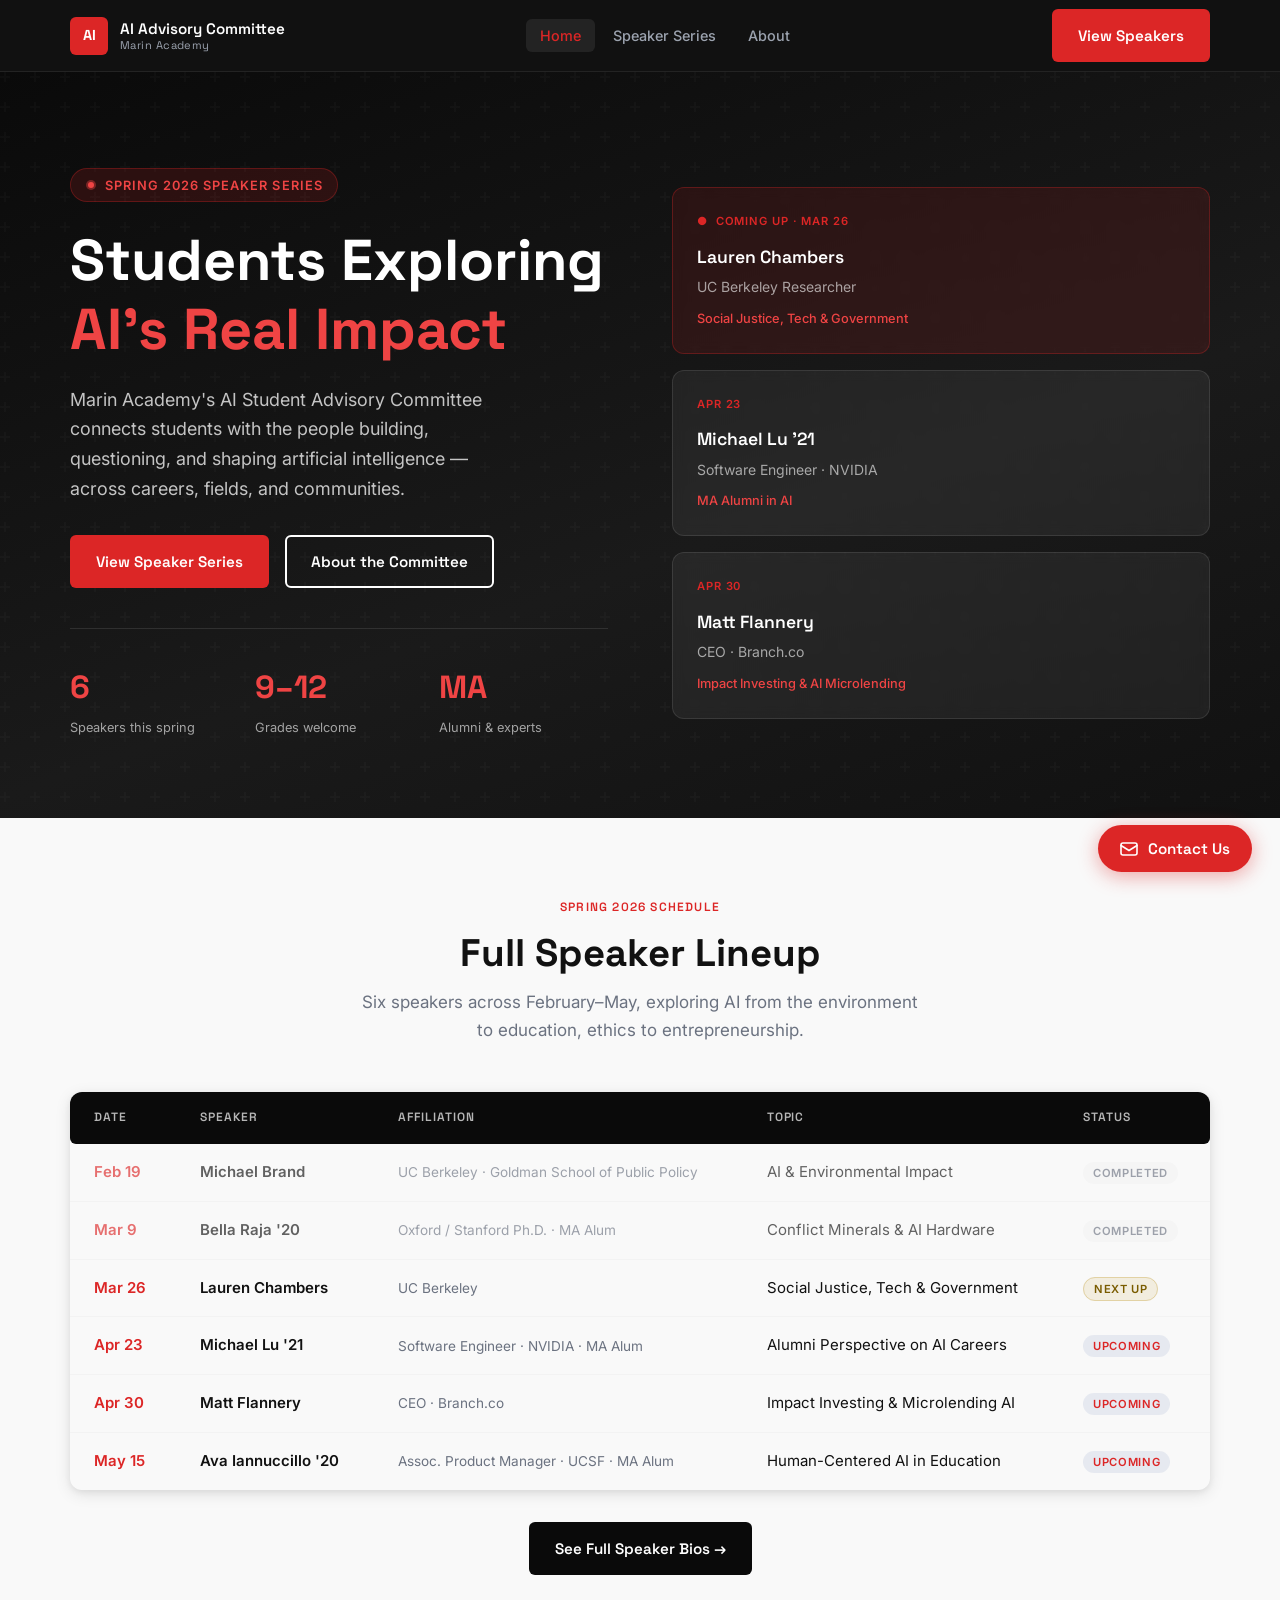
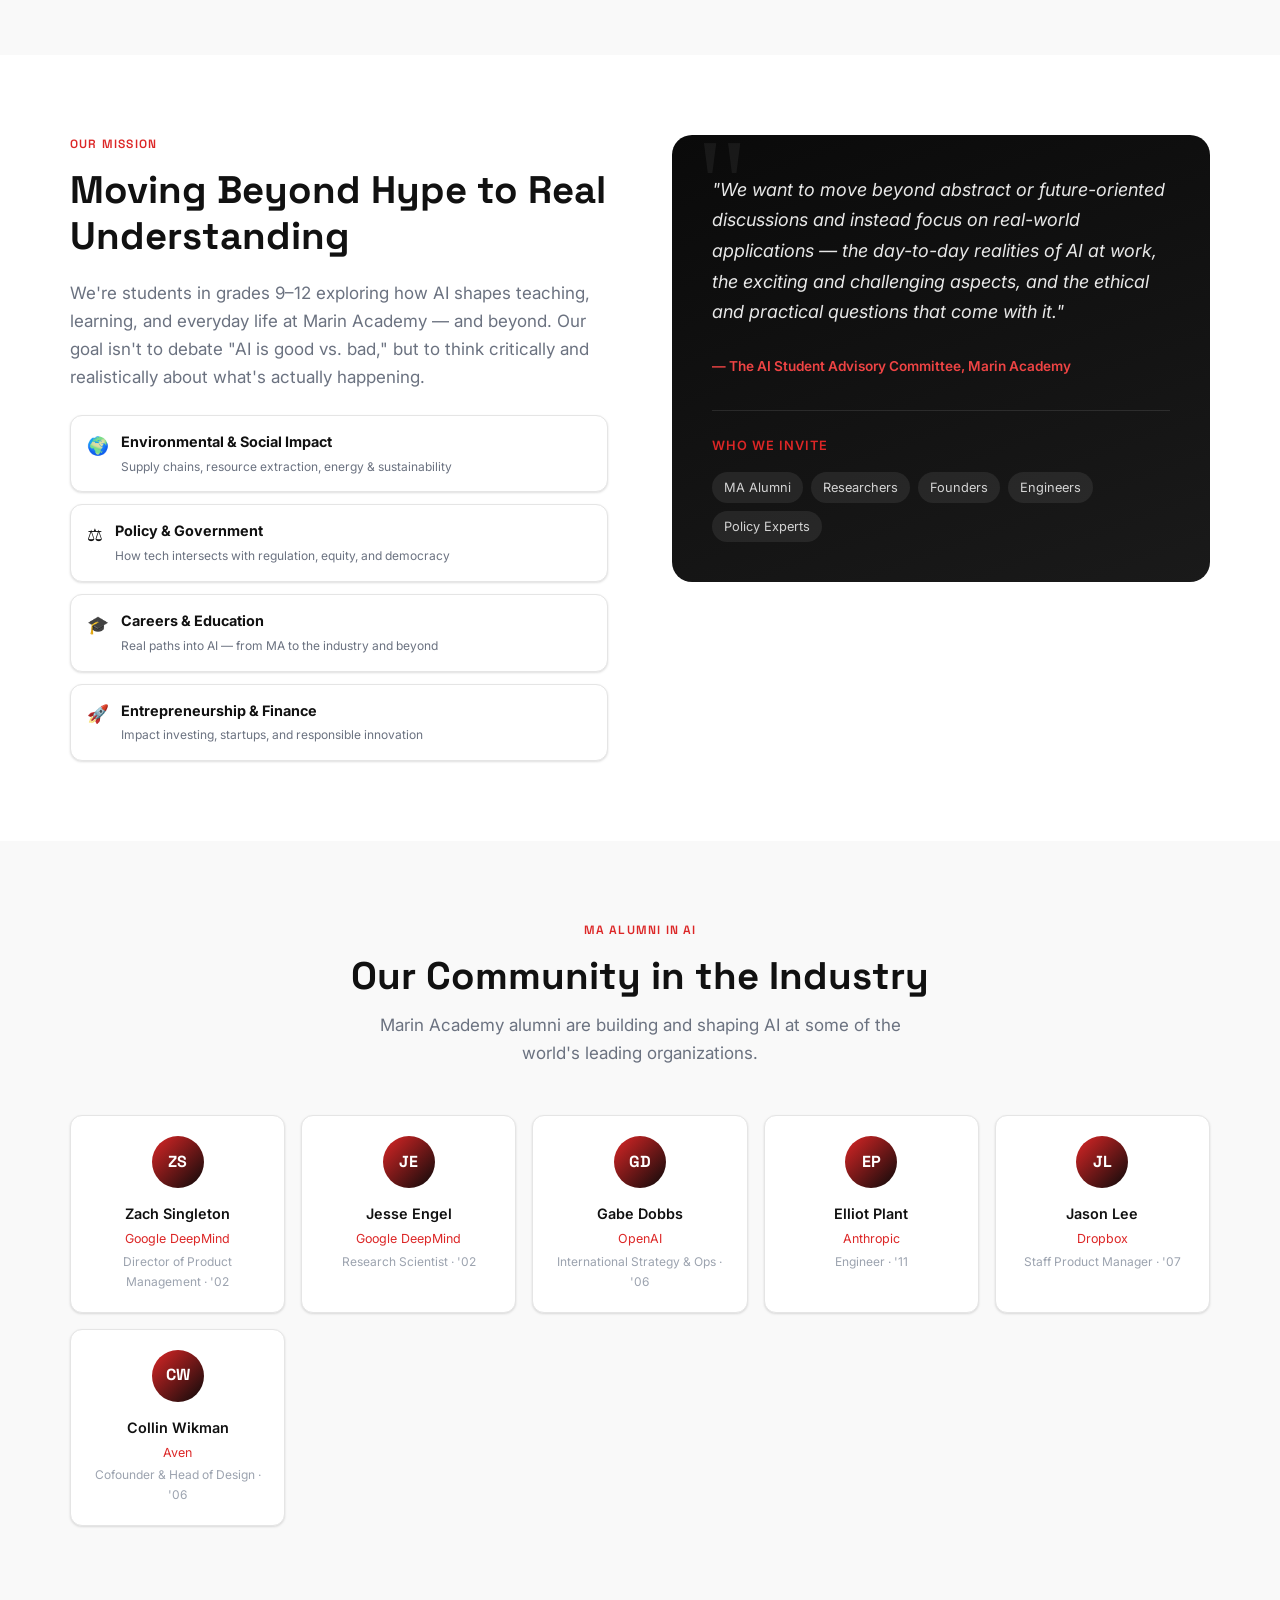
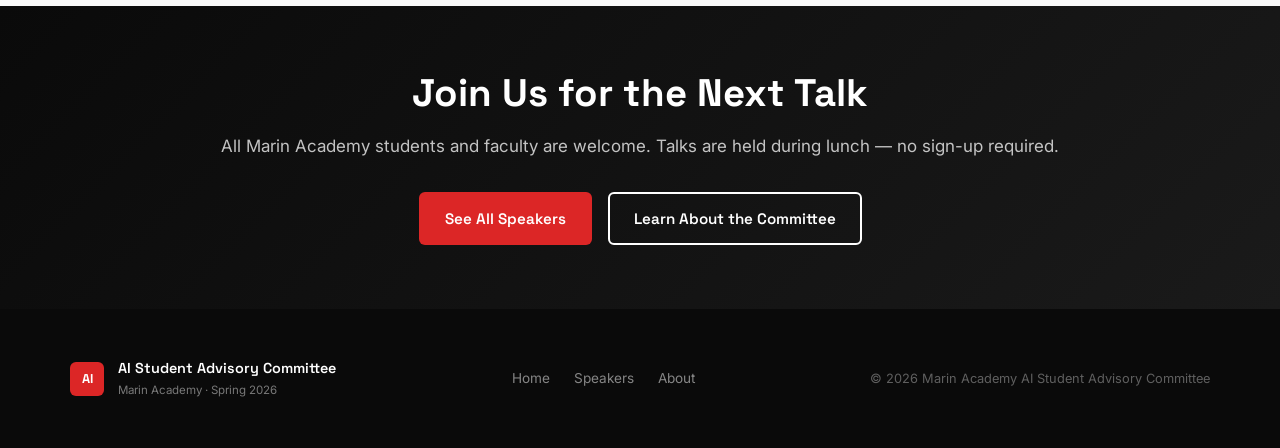
<file: index.html>
<!DOCTYPE html>
<html lang="en">
<head>
  <meta charset="UTF-8" />
  <meta name="viewport" content="width=device-width, initial-scale=1.0" />
  <title>AI Student Advisory Committee – Marin Academy</title>
  <meta name="description" content="Marin Academy's AI Student Advisory Committee explores how artificial intelligence shapes teaching, learning, and life at MA. Spring 2026 Speaker Series." />
  <link rel="stylesheet" href="css/style.css" />
</head>
<body>

  <!-- ── Navigation ──────────────────────────────────────── -->
  <nav class="nav" role="navigation">
    <div class="container nav__inner">
      <a href="index.html" class="nav__brand" aria-label="Home">
        <div class="nav__logo">AI</div>
        <div class="nav__name">
          AI Advisory Committee
          <span>Marin Academy</span>
        </div>
      </a>

      <ul class="nav__links" id="nav-links">
        <li><a href="index.html"    class="nav__link active">Home</a></li>
        <li><a href="speakers.html" class="nav__link">Speaker Series</a></li>
        <li><a href="about.html"    class="nav__link">About</a></li>
      </ul>

      <a href="speakers.html" class="btn btn-primary nav__cta">View Speakers</a>

      <button class="nav__hamburger" id="hamburger" aria-label="Toggle menu" aria-expanded="false">
        <span></span><span></span><span></span>
      </button>
    </div>
  </nav>

  <!-- ── Hero ────────────────────────────────────────────── -->
  <section class="hero" aria-label="Hero">
    <div class="container hero__grid">
      <div class="hero__content">
        <div class="hero__eyebrow">
          <svg width="12" height="12" viewBox="0 0 12 12" fill="none">
            <circle cx="6" cy="6" r="5" fill="currentColor" opacity=".4"/>
            <circle cx="6" cy="6" r="3" fill="currentColor"/>
          </svg>
          Spring 2026 Speaker Series
        </div>

        <h1 class="hero__title">
          Students Exploring<br>
          <em>AI's Real Impact</em>
        </h1>

        <p class="hero__desc">
          Marin Academy's AI Student Advisory Committee connects students with the people building, questioning, and shaping artificial intelligence — across careers, fields, and communities.
        </p>

        <div class="hero__actions">
          <a href="speakers.html" class="btn btn-primary">View Speaker Series</a>
          <a href="about.html"    class="btn btn-outline">About the Committee</a>
        </div>

        <div class="hero__stats">
          <div>
            <div class="hero__stat-num">6</div>
            <div class="hero__stat-label">Speakers this spring</div>
          </div>
          <div>
            <div class="hero__stat-num">9–12</div>
            <div class="hero__stat-label">Grades welcome</div>
          </div>
          <div>
            <div class="hero__stat-num">MA</div>
            <div class="hero__stat-label">Alumni &amp; experts</div>
          </div>
        </div>
      </div>

      <!-- Upcoming speaker preview cards -->
      <div class="hero__visual" aria-hidden="true">
        <div class="hero__card hero__card--highlight">
          <div class="hero__card-tag">&#x25CF;&nbsp; Coming up · Mar 26</div>
          <div class="hero__card-name">Lauren Chambers</div>
          <div class="hero__card-sub">UC Berkeley Researcher</div>
          <div class="hero__card-date">Social Justice, Tech &amp; Government</div>
        </div>

        <div class="hero__card">
          <div class="hero__card-tag">Apr 23</div>
          <div class="hero__card-name">Michael Lu '21</div>
          <div class="hero__card-sub">Software Engineer · NVIDIA</div>
          <div class="hero__card-date">MA Alumni in AI</div>
        </div>

        <div class="hero__card">
          <div class="hero__card-tag">Apr 30</div>
          <div class="hero__card-name">Matt Flannery</div>
          <div class="hero__card-sub">CEO · Branch.co</div>
          <div class="hero__card-date">Impact Investing &amp; AI Microlending</div>
        </div>
      </div>
    </div>
  </section>

  <!-- ── Quick Schedule ───────────────────────────────────── -->
  <section class="section section--alt" aria-labelledby="schedule-heading">
    <div class="container">
      <div class="section-header">
        <div class="label">Spring 2026 Schedule</div>
        <h2 id="schedule-heading">Full Speaker Lineup</h2>
        <p>Six speakers across February–May, exploring AI from the environment to education, ethics to entrepreneurship.</p>
      </div>

      <div style="overflow-x:auto; border-radius: var(--radius-md); box-shadow: var(--shadow-md);">
        <table class="schedule-table" aria-label="Speaker schedule">
          <thead>
            <tr>
              <th>Date</th>
              <th>Speaker</th>
              <th>Affiliation</th>
              <th>Topic</th>
              <th>Status</th>
            </tr>
          </thead>
          <tbody>
            <tr class="row-past">
              <td class="td-date">Feb 19</td>
              <td class="td-name">Michael Brand</td>
              <td class="td-org">UC Berkeley · Goldman School of Public Policy</td>
              <td>AI &amp; Environmental Impact</td>
              <td><span class="speaker-card__badge badge--past">Completed</span></td>
            </tr>
            <tr class="row-past">
              <td class="td-date">Mar 9</td>
              <td class="td-name">Bella Raja '20</td>
              <td class="td-org">Oxford / Stanford Ph.D. · MA Alum</td>
              <td>Conflict Minerals &amp; AI Hardware</td>
              <td><span class="speaker-card__badge badge--past">Completed</span></td>
            </tr>
            <tr>
              <td class="td-date">Mar 26</td>
              <td class="td-name">Lauren Chambers</td>
              <td class="td-org">UC Berkeley</td>
              <td>Social Justice, Tech &amp; Government</td>
              <td><span class="speaker-card__badge badge--next">Next Up</span></td>
            </tr>
            <tr>
              <td class="td-date">Apr 23</td>
              <td class="td-name">Michael Lu '21</td>
              <td class="td-org">Software Engineer · NVIDIA · MA Alum</td>
              <td>Alumni Perspective on AI Careers</td>
              <td><span class="speaker-card__badge badge--upcoming">Upcoming</span></td>
            </tr>
            <tr>
              <td class="td-date">Apr 30</td>
              <td class="td-name">Matt Flannery</td>
              <td class="td-org">CEO · Branch.co</td>
              <td>Impact Investing &amp; Microlending AI</td>
              <td><span class="speaker-card__badge badge--upcoming">Upcoming</span></td>
            </tr>
            <tr>
              <td class="td-date">May 15</td>
              <td class="td-name">Ava Iannuccillo '20</td>
              <td class="td-org">Assoc. Product Manager · UCSF · MA Alum</td>
              <td>Human-Centered AI in Education</td>
              <td><span class="speaker-card__badge badge--upcoming">Upcoming</span></td>
            </tr>
          </tbody>
        </table>
      </div>

      <div style="text-align:center; margin-top:2rem;">
        <a href="speakers.html" class="btn btn-navy">See Full Speaker Bios →</a>
      </div>
    </div>
  </section>

  <!-- ── Mission Snapshot ─────────────────────────────────── -->
  <section class="section" aria-labelledby="mission-heading">
    <div class="container">
      <div class="mission-grid">
        <div>
          <div class="label">Our Mission</div>
          <h2 id="mission-heading" style="margin-block:.75rem 1.25rem;">Moving Beyond Hype to Real Understanding</h2>
          <p style="color:var(--gray-600); margin-bottom:1.5rem;">
            We're students in grades 9–12 exploring how AI shapes teaching, learning, and everyday life at Marin Academy — and beyond. Our goal isn't to debate "AI is good vs. bad," but to think critically and realistically about what's actually happening.
          </p>

          <div class="topics-list">
            <div class="topic-item">
              <span class="topic-item__icon">🌍</span>
              <div>
                <strong>Environmental &amp; Social Impact</strong><br>
                <small style="color:var(--gray-600);">Supply chains, resource extraction, energy &amp; sustainability</small>
              </div>
            </div>
            <div class="topic-item">
              <span class="topic-item__icon">⚖️</span>
              <div>
                <strong>Policy &amp; Government</strong><br>
                <small style="color:var(--gray-600);">How tech intersects with regulation, equity, and democracy</small>
              </div>
            </div>
            <div class="topic-item">
              <span class="topic-item__icon">🎓</span>
              <div>
                <strong>Careers &amp; Education</strong><br>
                <small style="color:var(--gray-600);">Real paths into AI — from MA to the industry and beyond</small>
              </div>
            </div>
            <div class="topic-item">
              <span class="topic-item__icon">🚀</span>
              <div>
                <strong>Entrepreneurship &amp; Finance</strong><br>
                <small style="color:var(--gray-600);">Impact investing, startups, and responsible innovation</small>
              </div>
            </div>
          </div>
        </div>

        <div class="mission__quote">
          <blockquote>
            "We want to move beyond abstract or future-oriented discussions and instead focus on real-world applications — the day-to-day realities of AI at work, the exciting and challenging aspects, and the ethical and practical questions that come with it."
          </blockquote>
          <cite>— The AI Student Advisory Committee, Marin Academy</cite>

          <div style="margin-top:2rem; padding-top:1.5rem; border-top:1px solid rgba(255,255,255,.1);">
            <div style="font-size:.8rem; letter-spacing:.08em; text-transform:uppercase; color:var(--gold); font-weight:600; margin-bottom:1rem;">Who We Invite</div>
            <div style="display:flex; flex-wrap:wrap; gap:.5rem;">
              <span style="background:rgba(255,255,255,.08); color:rgba(255,255,255,.8); padding:.3rem .75rem; border-radius:100px; font-size:.8rem;">MA Alumni</span>
              <span style="background:rgba(255,255,255,.08); color:rgba(255,255,255,.8); padding:.3rem .75rem; border-radius:100px; font-size:.8rem;">Researchers</span>
              <span style="background:rgba(255,255,255,.08); color:rgba(255,255,255,.8); padding:.3rem .75rem; border-radius:100px; font-size:.8rem;">Founders</span>
              <span style="background:rgba(255,255,255,.08); color:rgba(255,255,255,.8); padding:.3rem .75rem; border-radius:100px; font-size:.8rem;">Engineers</span>
              <span style="background:rgba(255,255,255,.08); color:rgba(255,255,255,.8); padding:.3rem .75rem; border-radius:100px; font-size:.8rem;">Policy Experts</span>
            </div>
          </div>
        </div>
      </div>
    </div>
  </section>

  <!-- ── Notable Alumni ────────────────────────────────────── -->
  <section class="section section--alt" aria-labelledby="alumni-heading">
    <div class="container">
      <div class="section-header">
        <div class="label">MA Alumni in AI</div>
        <h2 id="alumni-heading">Our Community in the Industry</h2>
        <p>Marin Academy alumni are building and shaping AI at some of the world's leading organizations.</p>
      </div>

      <div class="alumni-grid">
        <div class="alumni-card">
          <div class="alumni-card__avatar">ZS</div>
          <div class="alumni-card__name">Zach Singleton</div>
          <div class="alumni-card__org">Google DeepMind</div>
          <div class="alumni-card__year">Director of Product Management · '02</div>
        </div>
        <div class="alumni-card">
          <div class="alumni-card__avatar">JE</div>
          <div class="alumni-card__name">Jesse Engel</div>
          <div class="alumni-card__org">Google DeepMind</div>
          <div class="alumni-card__year">Research Scientist · '02</div>
        </div>
        <div class="alumni-card">
          <div class="alumni-card__avatar">GD</div>
          <div class="alumni-card__name">Gabe Dobbs</div>
          <div class="alumni-card__org">OpenAI</div>
          <div class="alumni-card__year">International Strategy &amp; Ops · '06</div>
        </div>
        <div class="alumni-card">
          <div class="alumni-card__avatar">EP</div>
          <div class="alumni-card__name">Elliot Plant</div>
          <div class="alumni-card__org">Anthropic</div>
          <div class="alumni-card__year">Engineer · '11</div>
        </div>
        <div class="alumni-card">
          <div class="alumni-card__avatar">JL</div>
          <div class="alumni-card__name">Jason Lee</div>
          <div class="alumni-card__org">Dropbox</div>
          <div class="alumni-card__year">Staff Product Manager · '07</div>
        </div>
        <div class="alumni-card">
          <div class="alumni-card__avatar">CW</div>
          <div class="alumni-card__name">Collin Wikman</div>
          <div class="alumni-card__org">Aven</div>
          <div class="alumni-card__year">Cofounder &amp; Head of Design · '06</div>
        </div>
      </div>
    </div>
  </section>

  <!-- ── CTA ──────────────────────────────────────────────── -->
  <section class="cta-banner" aria-labelledby="cta-heading">
    <div class="container">
      <h2 id="cta-heading">Join Us for the Next Talk</h2>
      <p>All Marin Academy students and faculty are welcome. Talks are held during lunch — no sign-up required.</p>
      <div class="cta-actions">
        <a href="speakers.html" class="btn btn-primary">See All Speakers</a>
        <a href="about.html"    class="btn btn-outline">Learn About the Committee</a>
      </div>
    </div>
  </section>

  <!-- ── Footer ───────────────────────────────────────────── -->
  <footer class="footer" role="contentinfo">
    <div class="container footer__inner">
      <div class="footer__brand">
        <div class="footer__logo">AI</div>
        <div>
          <div class="footer__name">AI Student Advisory Committee</div>
          <div class="footer__sub">Marin Academy · Spring 2026</div>
        </div>
      </div>

      <nav class="footer__links" aria-label="Footer navigation">
        <a href="index.html"    class="footer__link">Home</a>
        <a href="speakers.html" class="footer__link">Speakers</a>
        <a href="about.html"    class="footer__link">About</a>
      </nav>

      <div class="footer__copy">&copy; 2026 Marin Academy AI Student Advisory Committee</div>
    </div>
  </footer>

  <script src="js/main.js"></script>
</body>
</html>
</file>
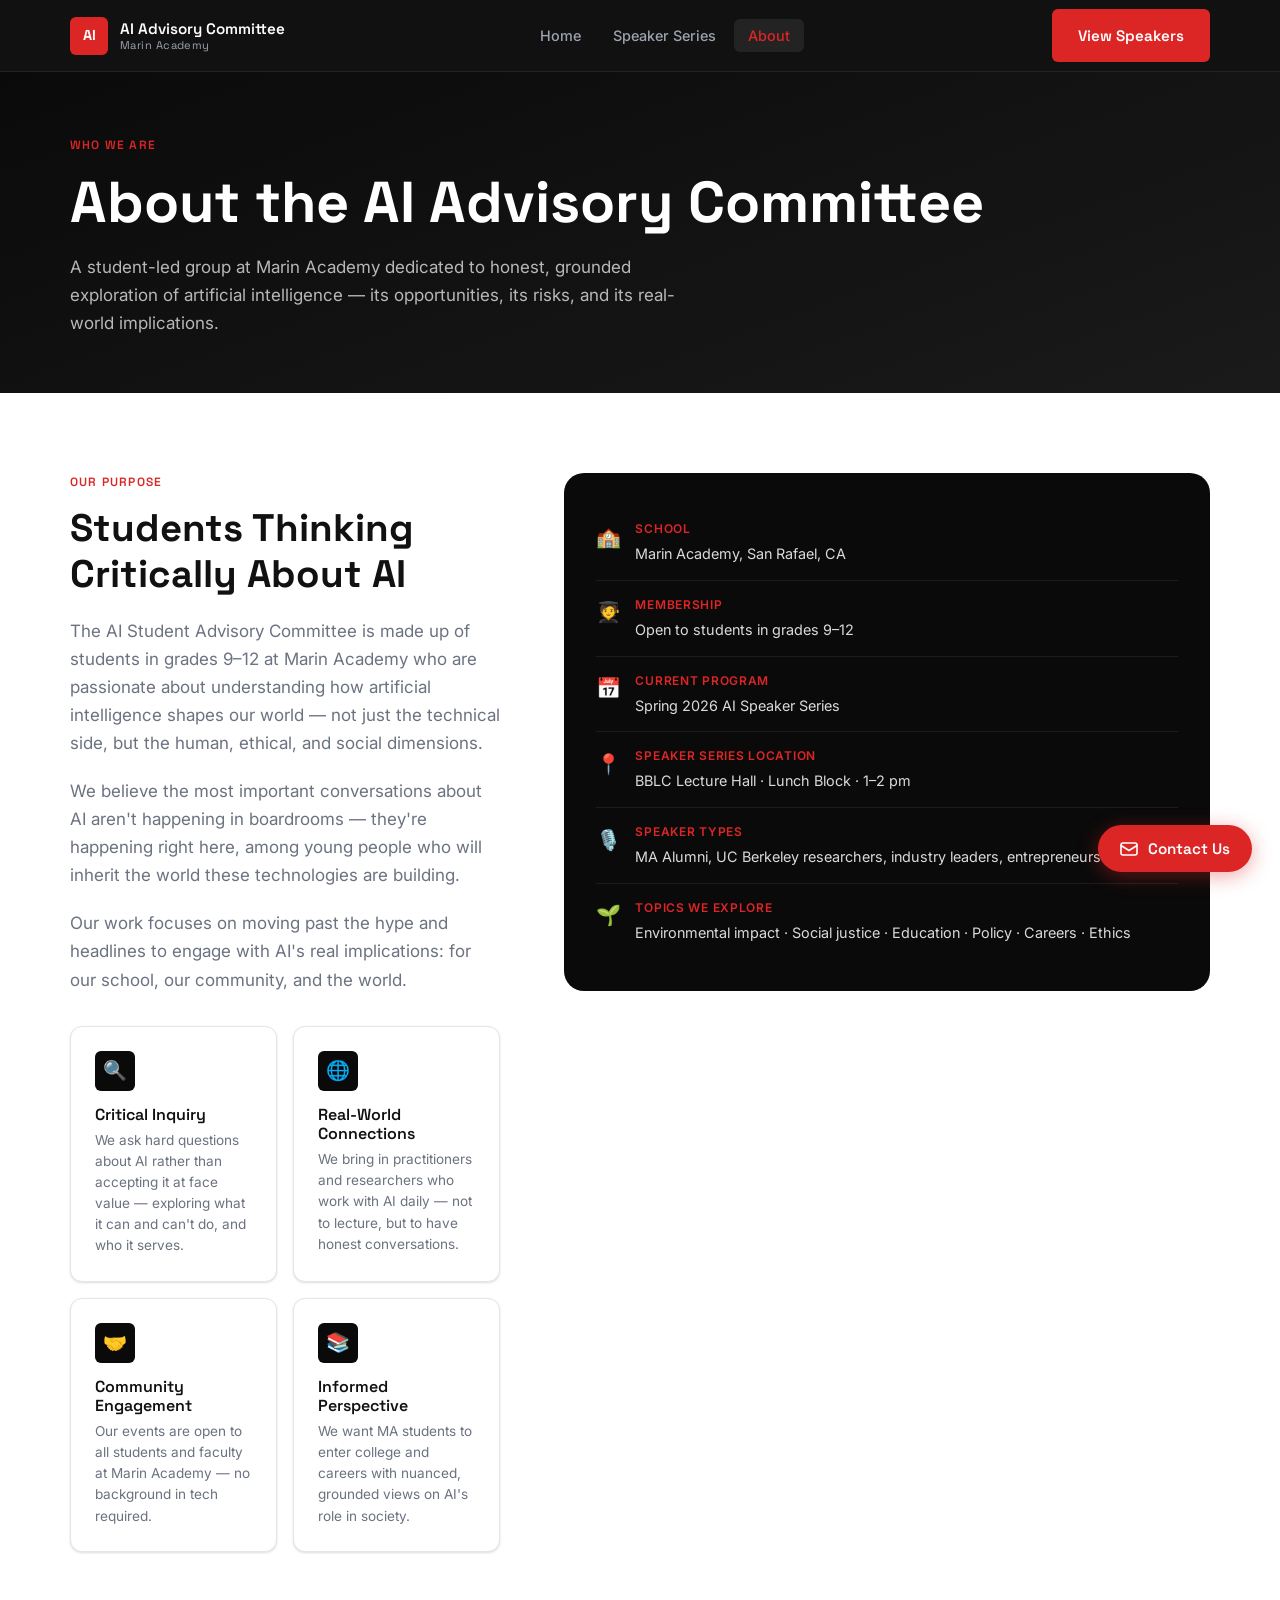
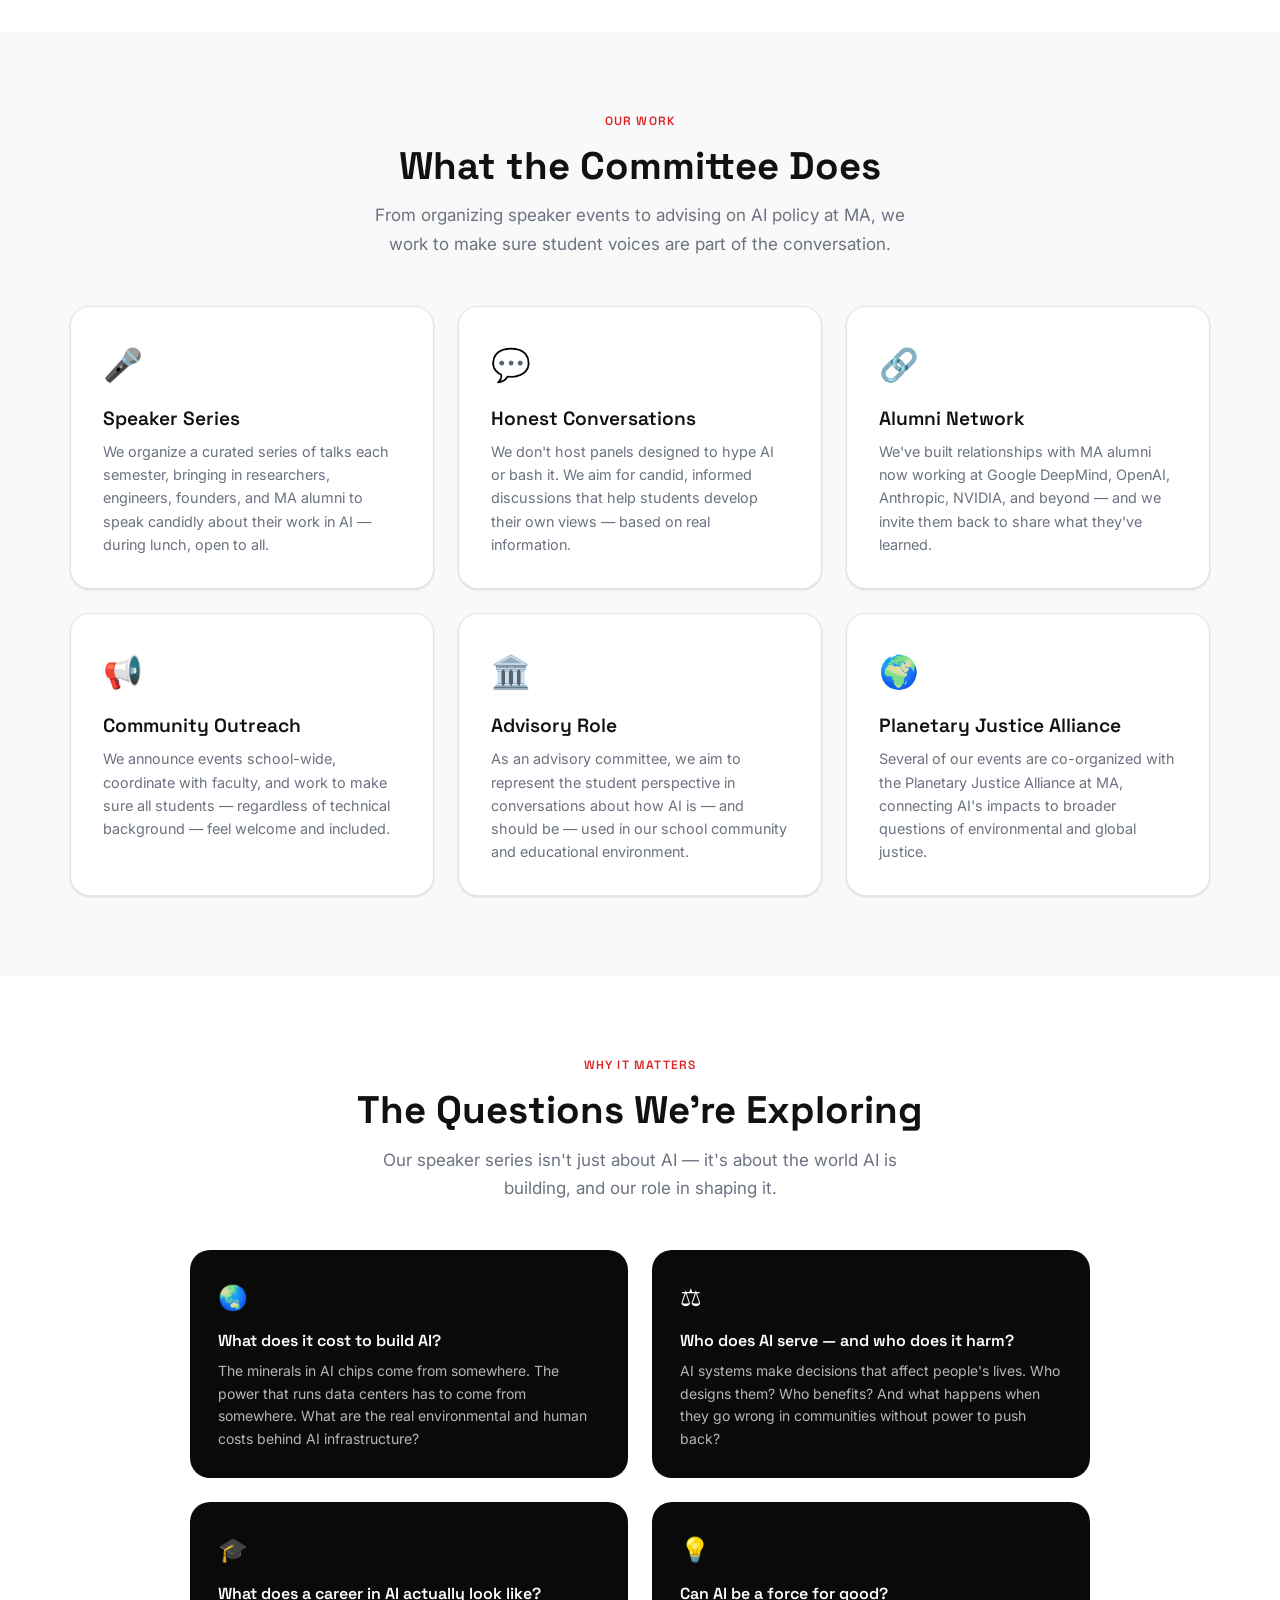
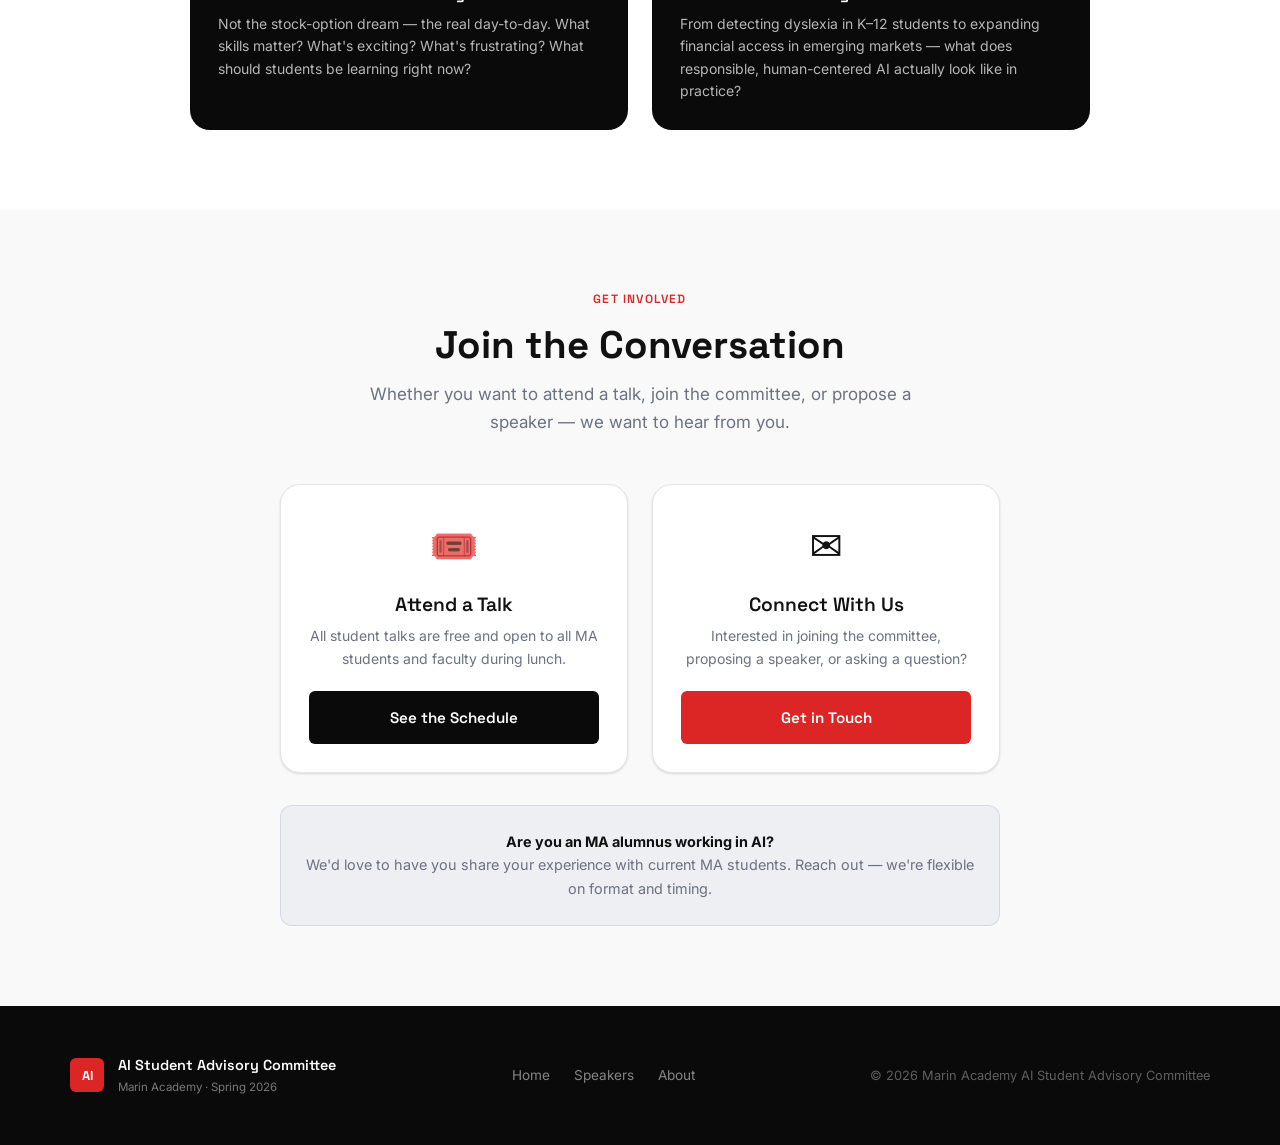
<file: about.html>
<!DOCTYPE html>
<html lang="en">
<head>
  <meta charset="UTF-8" />
  <meta name="viewport" content="width=device-width, initial-scale=1.0" />
  <title>About – AI Advisory Committee · Marin Academy</title>
  <meta name="description" content="Learn about the Marin Academy AI Student Advisory Committee — who we are, what we do, and how to get involved." />
  <link rel="stylesheet" href="css/style.css" />
</head>
<body>

  <!-- ── Navigation ──────────────────────────────────────── -->
  <nav class="nav" role="navigation">
    <div class="container nav__inner">
      <a href="index.html" class="nav__brand" aria-label="Home">
        <div class="nav__logo">AI</div>
        <div class="nav__name">
          AI Advisory Committee
          <span>Marin Academy</span>
        </div>
      </a>

      <ul class="nav__links" id="nav-links">
        <li><a href="index.html"    class="nav__link">Home</a></li>
        <li><a href="speakers.html" class="nav__link">Speaker Series</a></li>
        <li><a href="about.html"    class="nav__link active">About</a></li>
      </ul>

      <a href="speakers.html" class="btn btn-primary nav__cta">View Speakers</a>

      <button class="nav__hamburger" id="hamburger" aria-label="Toggle menu" aria-expanded="false">
        <span></span><span></span><span></span>
      </button>
    </div>
  </nav>

  <!-- ── Page Hero ────────────────────────────────────────── -->
  <section class="page-hero" aria-label="Page header">
    <div class="container">
      <div class="label">Who We Are</div>
      <h1>About the AI Advisory Committee</h1>
      <p>
        A student-led group at Marin Academy dedicated to honest, grounded exploration of artificial intelligence — its opportunities, its risks, and its real-world implications.
      </p>
    </div>
  </section>

  <!-- ── Mission ──────────────────────────────────────────── -->
  <section class="section" aria-labelledby="mission-about-heading">
    <div class="container">
      <div class="about-grid">
        <div>
          <div class="label">Our Purpose</div>
          <h2 id="mission-about-heading" style="margin-block:.75rem 1.25rem;">Students Thinking Critically About AI</h2>

          <p style="color:var(--gray-600); margin-bottom:1.25rem;">
            The AI Student Advisory Committee is made up of students in grades 9–12 at Marin Academy who are passionate about understanding how artificial intelligence shapes our world — not just the technical side, but the human, ethical, and social dimensions.
          </p>
          <p style="color:var(--gray-600); margin-bottom:1.25rem;">
            We believe the most important conversations about AI aren't happening in boardrooms — they're happening right here, among young people who will inherit the world these technologies are building.
          </p>
          <p style="color:var(--gray-600); margin-bottom:2rem;">
            Our work focuses on moving past the hype and headlines to engage with AI's real implications: for our school, our community, and the world.
          </p>

          <div class="mission__pillars">
            <div class="pillar">
              <div class="pillar__icon">🔍</div>
              <h3>Critical Inquiry</h3>
              <p>We ask hard questions about AI rather than accepting it at face value — exploring what it can and can't do, and who it serves.</p>
            </div>
            <div class="pillar">
              <div class="pillar__icon">🌐</div>
              <h3>Real-World Connections</h3>
              <p>We bring in practitioners and researchers who work with AI daily — not to lecture, but to have honest conversations.</p>
            </div>
            <div class="pillar">
              <div class="pillar__icon">🤝</div>
              <h3>Community Engagement</h3>
              <p>Our events are open to all students and faculty at Marin Academy — no background in tech required.</p>
            </div>
            <div class="pillar">
              <div class="pillar__icon">📚</div>
              <h3>Informed Perspective</h3>
              <p>We want MA students to enter college and careers with nuanced, grounded views on AI's role in society.</p>
            </div>
          </div>
        </div>

        <div>
          <div class="info-card">
            <div class="info-card__row">
              <span class="info-card__icon">🏫</span>
              <div>
                <div class="info-card__label">School</div>
                <div class="info-card__value">Marin Academy, San Rafael, CA</div>
              </div>
            </div>
            <div class="info-card__row">
              <span class="info-card__icon">🧑‍🎓</span>
              <div>
                <div class="info-card__label">Membership</div>
                <div class="info-card__value">Open to students in grades 9–12</div>
              </div>
            </div>
            <div class="info-card__row">
              <span class="info-card__icon">📅</span>
              <div>
                <div class="info-card__label">Current Program</div>
                <div class="info-card__value">Spring 2026 AI Speaker Series</div>
              </div>
            </div>
            <div class="info-card__row">
              <span class="info-card__icon">📍</span>
              <div>
                <div class="info-card__label">Speaker Series Location</div>
                <div class="info-card__value">BBLC Lecture Hall · Lunch Block · 1–2 pm</div>
              </div>
            </div>
            <div class="info-card__row">
              <span class="info-card__icon">🎙️</span>
              <div>
                <div class="info-card__label">Speaker Types</div>
                <div class="info-card__value">MA Alumni, UC Berkeley researchers, industry leaders, entrepreneurs</div>
              </div>
            </div>
            <div class="info-card__row">
              <span class="info-card__icon">🌱</span>
              <div>
                <div class="info-card__label">Topics We Explore</div>
                <div class="info-card__value">Environmental impact · Social justice · Education · Policy · Careers · Ethics</div>
              </div>
            </div>
          </div>
        </div>
      </div>
    </div>
  </section>

  <!-- ── What We Do ────────────────────────────────────────── -->
  <section class="section section--alt" aria-labelledby="what-we-do-heading">
    <div class="container">
      <div class="section-header">
        <div class="label">Our Work</div>
        <h2 id="what-we-do-heading">What the Committee Does</h2>
        <p>From organizing speaker events to advising on AI policy at MA, we work to make sure student voices are part of the conversation.</p>
      </div>

      <div style="display:grid; grid-template-columns:repeat(auto-fill, minmax(280px, 1fr)); gap:1.5rem;">

        <div style="background:var(--white); border:1px solid var(--gray-200); border-radius:var(--radius-lg); padding:2rem; box-shadow:var(--shadow-sm);">
          <div style="font-size:2rem; margin-bottom:1rem;">🎤</div>
          <h3 style="margin-bottom:.625rem;">Speaker Series</h3>
          <p style="font-size:.9rem; color:var(--gray-600); line-height:1.6;">
            We organize a curated series of talks each semester, bringing in researchers, engineers, founders, and MA alumni to speak candidly about their work in AI — during lunch, open to all.
          </p>
        </div>

        <div style="background:var(--white); border:1px solid var(--gray-200); border-radius:var(--radius-lg); padding:2rem; box-shadow:var(--shadow-sm);">
          <div style="font-size:2rem; margin-bottom:1rem;">💬</div>
          <h3 style="margin-bottom:.625rem;">Honest Conversations</h3>
          <p style="font-size:.9rem; color:var(--gray-600); line-height:1.6;">
            We don't host panels designed to hype AI or bash it. We aim for candid, informed discussions that help students develop their own views — based on real information.
          </p>
        </div>

        <div style="background:var(--white); border:1px solid var(--gray-200); border-radius:var(--radius-lg); padding:2rem; box-shadow:var(--shadow-sm);">
          <div style="font-size:2rem; margin-bottom:1rem;">🔗</div>
          <h3 style="margin-bottom:.625rem;">Alumni Network</h3>
          <p style="font-size:.9rem; color:var(--gray-600); line-height:1.6;">
            We've built relationships with MA alumni now working at Google DeepMind, OpenAI, Anthropic, NVIDIA, and beyond — and we invite them back to share what they've learned.
          </p>
        </div>

        <div style="background:var(--white); border:1px solid var(--gray-200); border-radius:var(--radius-lg); padding:2rem; box-shadow:var(--shadow-sm);">
          <div style="font-size:2rem; margin-bottom:1rem;">📢</div>
          <h3 style="margin-bottom:.625rem;">Community Outreach</h3>
          <p style="font-size:.9rem; color:var(--gray-600); line-height:1.6;">
            We announce events school-wide, coordinate with faculty, and work to make sure all students — regardless of technical background — feel welcome and included.
          </p>
        </div>

        <div style="background:var(--white); border:1px solid var(--gray-200); border-radius:var(--radius-lg); padding:2rem; box-shadow:var(--shadow-sm);">
          <div style="font-size:2rem; margin-bottom:1rem;">🏛️</div>
          <h3 style="margin-bottom:.625rem;">Advisory Role</h3>
          <p style="font-size:.9rem; color:var(--gray-600); line-height:1.6;">
            As an advisory committee, we aim to represent the student perspective in conversations about how AI is — and should be — used in our school community and educational environment.
          </p>
        </div>

        <div style="background:var(--white); border:1px solid var(--gray-200); border-radius:var(--radius-lg); padding:2rem; box-shadow:var(--shadow-sm);">
          <div style="font-size:2rem; margin-bottom:1rem;">🌍</div>
          <h3 style="margin-bottom:.625rem;">Planetary Justice Alliance</h3>
          <p style="font-size:.9rem; color:var(--gray-600); line-height:1.6;">
            Several of our events are co-organized with the Planetary Justice Alliance at MA, connecting AI's impacts to broader questions of environmental and global justice.
          </p>
        </div>

      </div>
    </div>
  </section>

  <!-- ── Speaker Perspectives ──────────────────────────────── -->
  <section class="section" aria-labelledby="perspectives-heading">
    <div class="container">
      <div class="section-header">
        <div class="label">Why It Matters</div>
        <h2 id="perspectives-heading">The Questions We're Exploring</h2>
        <p>Our speaker series isn't just about AI — it's about the world AI is building, and our role in shaping it.</p>
      </div>

      <div style="display:grid; grid-template-columns:1fr 1fr; gap:1.5rem; max-width:900px; margin-inline:auto;">

        <div style="padding:1.75rem; background:var(--navy); border-radius:var(--radius-lg); color:var(--white);">
          <div style="font-size:1.5rem; margin-bottom:.875rem;">🌏</div>
          <h3 style="color:var(--white); margin-bottom:.625rem; font-size:1rem;">What does it cost to build AI?</h3>
          <p style="font-size:.875rem; color:rgba(255,255,255,.7); line-height:1.6;">
            The minerals in AI chips come from somewhere. The power that runs data centers has to come from somewhere. What are the real environmental and human costs behind AI infrastructure?
          </p>
        </div>

        <div style="padding:1.75rem; background:var(--navy); border-radius:var(--radius-lg); color:var(--white);">
          <div style="font-size:1.5rem; margin-bottom:.875rem;">⚖️</div>
          <h3 style="color:var(--white); margin-bottom:.625rem; font-size:1rem;">Who does AI serve — and who does it harm?</h3>
          <p style="font-size:.875rem; color:rgba(255,255,255,.7); line-height:1.6;">
            AI systems make decisions that affect people's lives. Who designs them? Who benefits? And what happens when they go wrong in communities without power to push back?
          </p>
        </div>

        <div style="padding:1.75rem; background:var(--navy); border-radius:var(--radius-lg); color:var(--white);">
          <div style="font-size:1.5rem; margin-bottom:.875rem;">🎓</div>
          <h3 style="color:var(--white); margin-bottom:.625rem; font-size:1rem;">What does a career in AI actually look like?</h3>
          <p style="font-size:.875rem; color:rgba(255,255,255,.7); line-height:1.6;">
            Not the stock-option dream — the real day-to-day. What skills matter? What's exciting? What's frustrating? What should students be learning right now?
          </p>
        </div>

        <div style="padding:1.75rem; background:var(--navy); border-radius:var(--radius-lg); color:var(--white);">
          <div style="font-size:1.5rem; margin-bottom:.875rem;">💡</div>
          <h3 style="color:var(--white); margin-bottom:.625rem; font-size:1rem;">Can AI be a force for good?</h3>
          <p style="font-size:.875rem; color:rgba(255,255,255,.7); line-height:1.6;">
            From detecting dyslexia in K–12 students to expanding financial access in emerging markets — what does responsible, human-centered AI actually look like in practice?
          </p>
        </div>

      </div>
    </div>
  </section>

  <!-- ── Get Involved ──────────────────────────────────────── -->
  <section class="section section--alt" aria-labelledby="get-involved-heading">
    <div class="container" style="max-width:720px;">
      <div class="section-header">
        <div class="label">Get Involved</div>
        <h2 id="get-involved-heading">Join the Conversation</h2>
        <p>Whether you want to attend a talk, join the committee, or propose a speaker — we want to hear from you.</p>
      </div>

      <div style="display:grid; grid-template-columns:1fr 1fr; gap:1.5rem;">

        <div style="background:var(--white); border:1px solid var(--gray-200); border-radius:var(--radius-lg); padding:1.75rem; box-shadow:var(--shadow-sm); text-align:center;">
          <div style="font-size:2.5rem; margin-bottom:.875rem;">🎟️</div>
          <h3 style="margin-bottom:.5rem;">Attend a Talk</h3>
          <p style="font-size:.875rem; color:var(--gray-600); margin-bottom:1.25rem;">All student talks are free and open to all MA students and faculty during lunch.</p>
          <a href="speakers.html" class="btn btn-navy" style="width:100%; justify-content:center;">See the Schedule</a>
        </div>

        <div style="background:var(--white); border:1px solid var(--gray-200); border-radius:var(--radius-lg); padding:1.75rem; box-shadow:var(--shadow-sm); text-align:center;">
          <div style="font-size:2.5rem; margin-bottom:.875rem;">✉️</div>
          <h3 style="margin-bottom:.5rem;">Connect With Us</h3>
          <p style="font-size:.875rem; color:var(--gray-600); margin-bottom:1.25rem;">Interested in joining the committee, proposing a speaker, or asking a question?</p>
          <a href="mailto:rmansfield@ma.org" class="btn btn-primary" style="width:100%; justify-content:center;">Get in Touch</a>
        </div>

      </div>

      <div style="margin-top:2rem; padding:1.5rem; background:rgba(61,90,153,.06); border:1px solid rgba(61,90,153,.15); border-radius:var(--radius-md); text-align:center;">
        <p style="font-size:.9rem; color:var(--gray-600);">
          <strong style="color:var(--text);">Are you an MA alumnus working in AI?</strong><br>
          We'd love to have you share your experience with current MA students. Reach out — we're flexible on format and timing.
        </p>
      </div>
    </div>
  </section>

  <!-- ── Footer ───────────────────────────────────────────── -->
  <footer class="footer" role="contentinfo">
    <div class="container footer__inner">
      <div class="footer__brand">
        <div class="footer__logo">AI</div>
        <div>
          <div class="footer__name">AI Student Advisory Committee</div>
          <div class="footer__sub">Marin Academy · Spring 2026</div>
        </div>
      </div>

      <nav class="footer__links" aria-label="Footer navigation">
        <a href="index.html"    class="footer__link">Home</a>
        <a href="speakers.html" class="footer__link">Speakers</a>
        <a href="about.html"    class="footer__link">About</a>
      </nav>

      <div class="footer__copy">&copy; 2026 Marin Academy AI Student Advisory Committee</div>
    </div>
  </footer>

  <script src="js/main.js"></script>
</body>
</html>
</file>
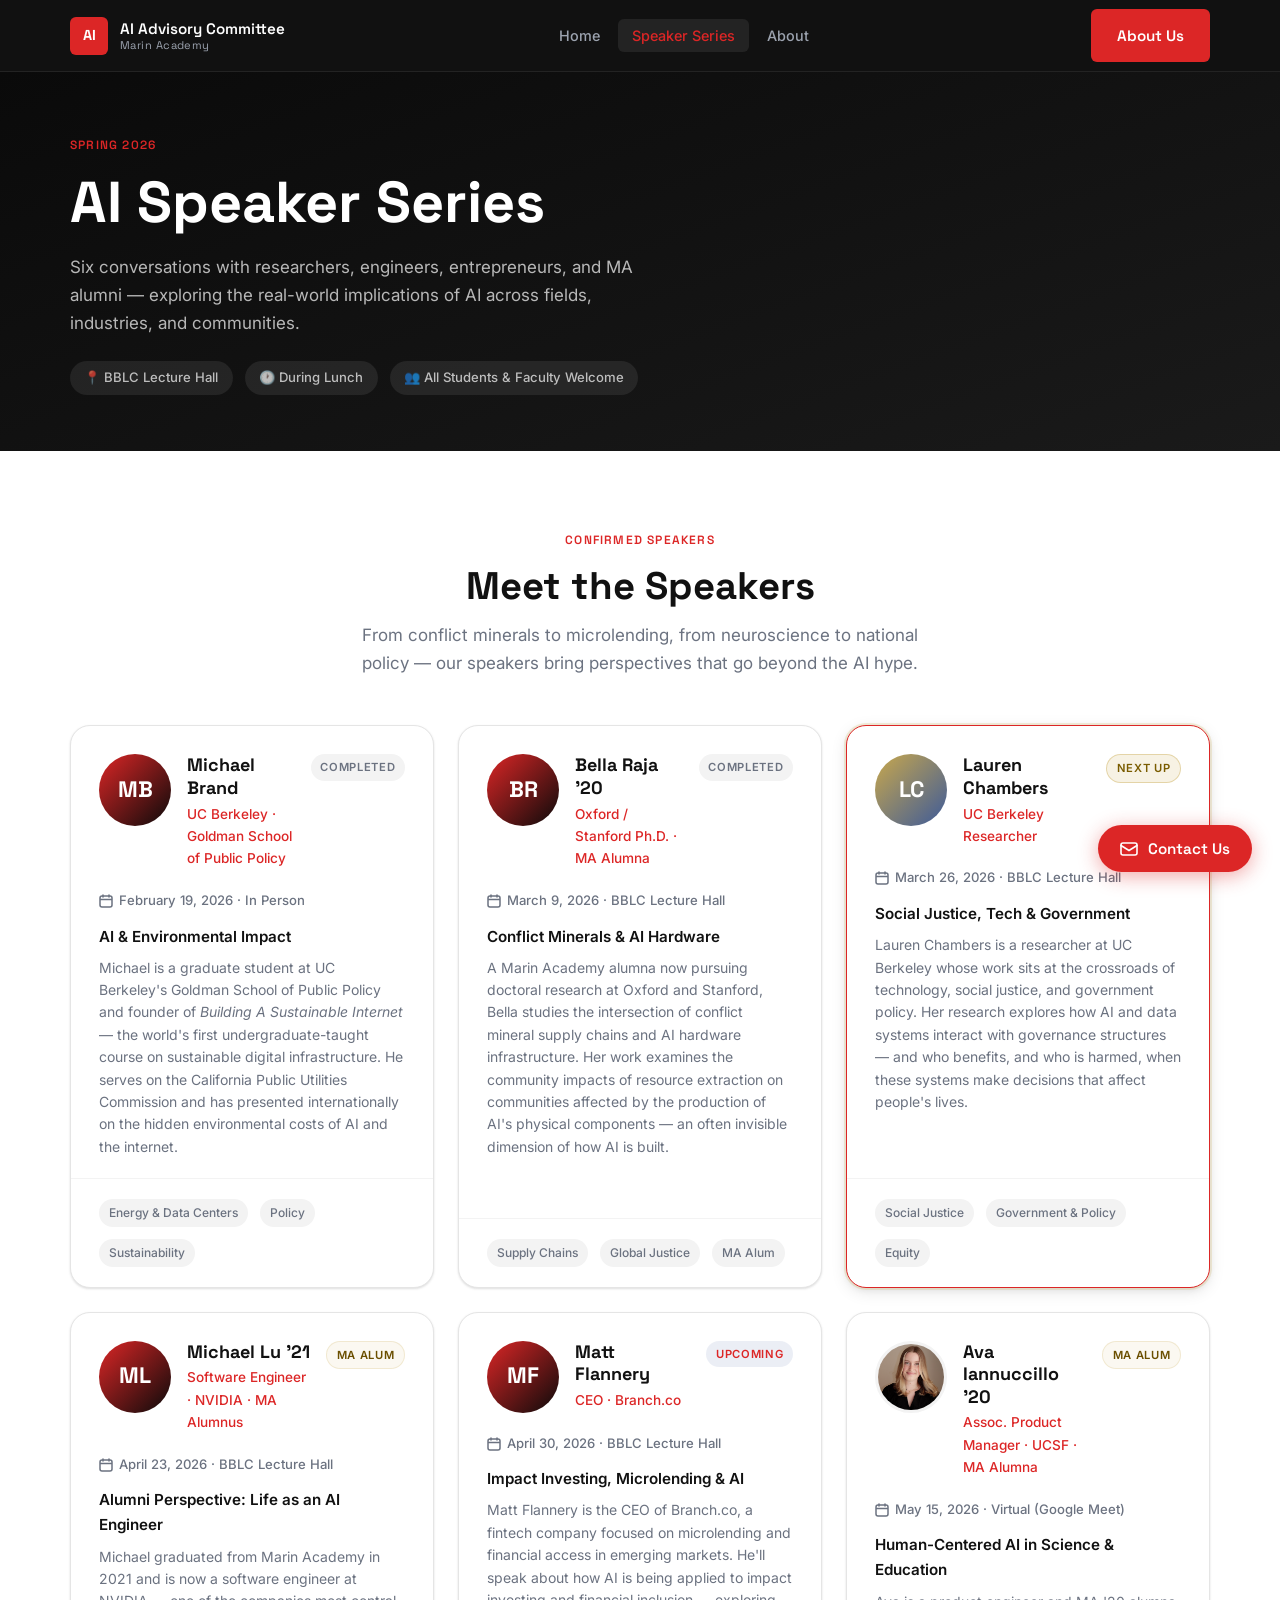
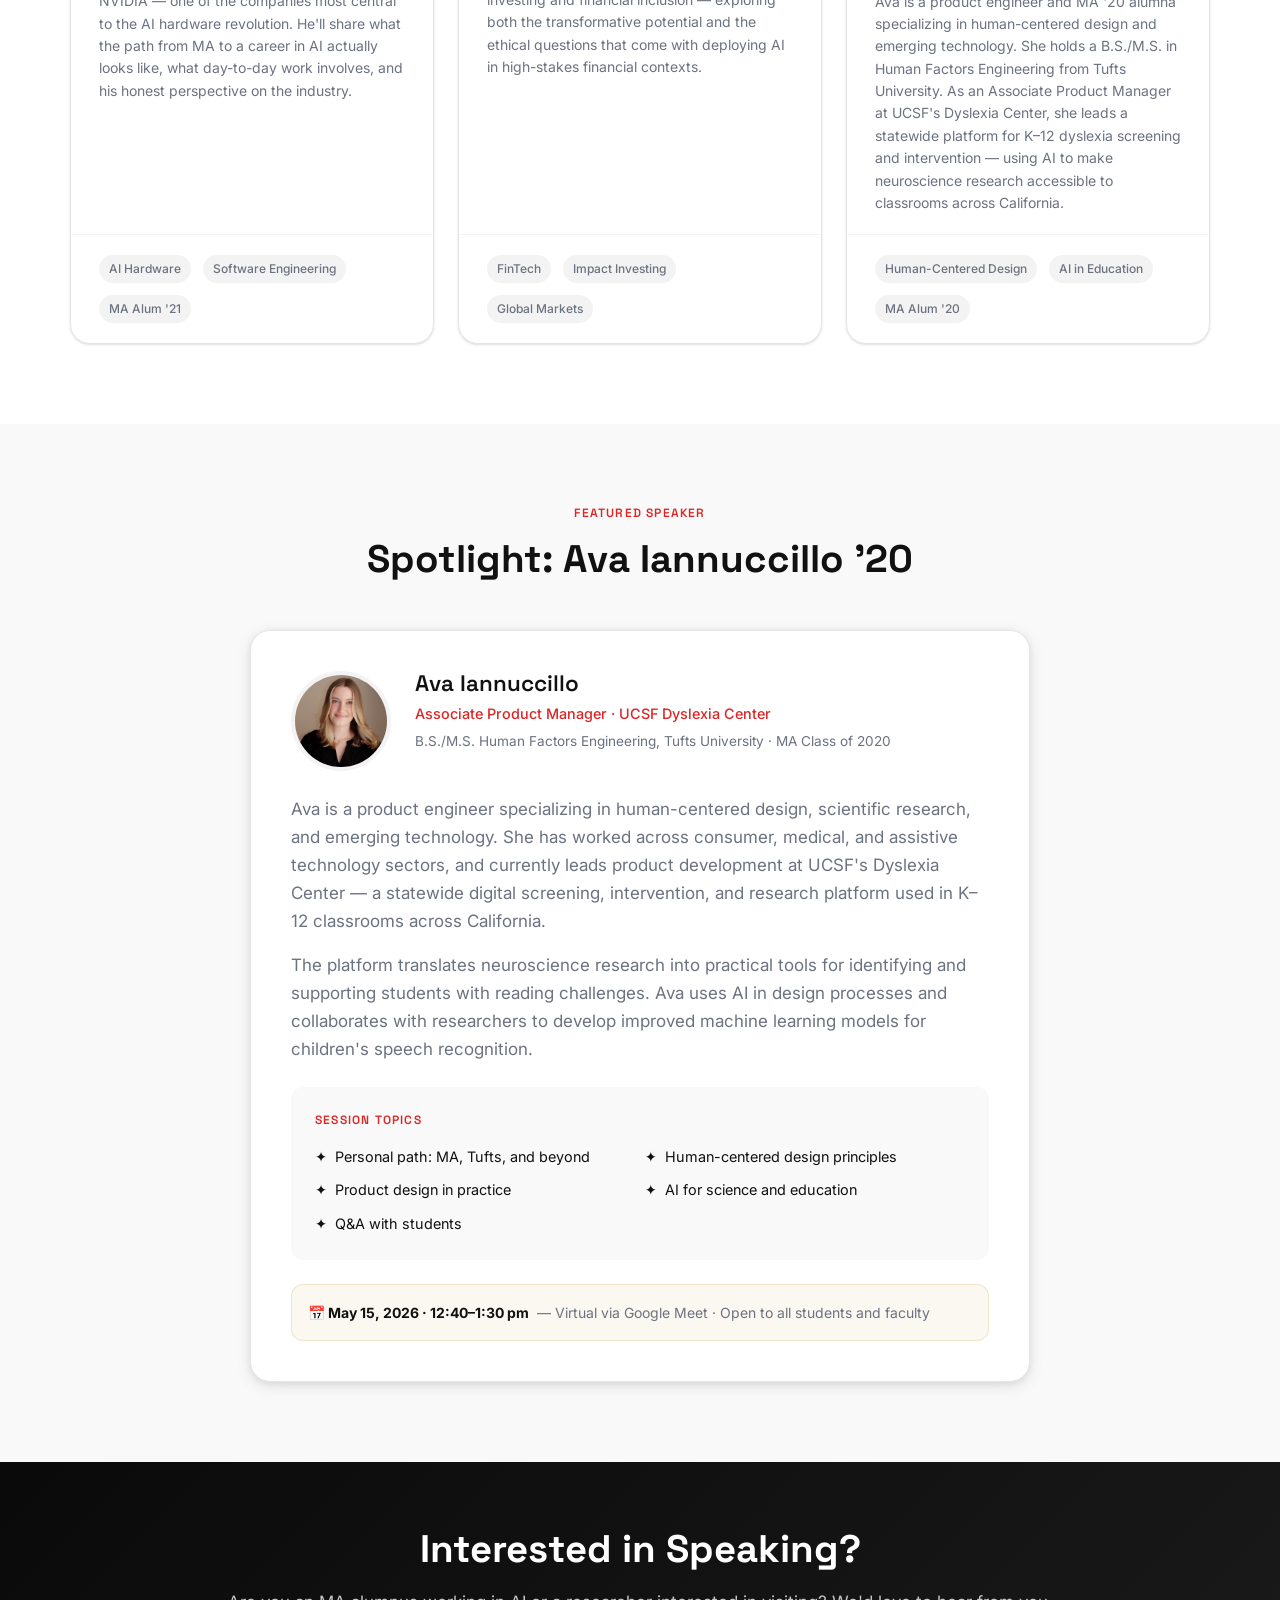
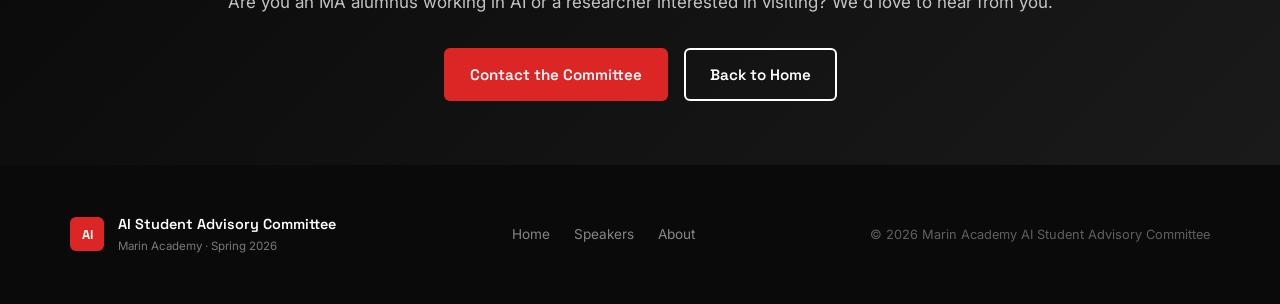
<file: speakers.html>
<!DOCTYPE html>
<html lang="en">
<head>
  <meta charset="UTF-8" />
  <meta name="viewport" content="width=device-width, initial-scale=1.0" />
  <title>Speaker Series – AI Advisory Committee · Marin Academy</title>
  <meta name="description" content="Spring 2026 AI Speaker Series at Marin Academy. Six speakers exploring AI's real-world impact across environment, social justice, careers, and more." />
  <link rel="stylesheet" href="css/style.css" />
</head>
<body>

  <!-- ── Navigation ──────────────────────────────────────── -->
  <nav class="nav" role="navigation">
    <div class="container nav__inner">
      <a href="index.html" class="nav__brand" aria-label="Home">
        <div class="nav__logo">AI</div>
        <div class="nav__name">
          AI Advisory Committee
          <span>Marin Academy</span>
        </div>
      </a>

      <ul class="nav__links" id="nav-links">
        <li><a href="index.html"    class="nav__link">Home</a></li>
        <li><a href="speakers.html" class="nav__link active">Speaker Series</a></li>
        <li><a href="about.html"    class="nav__link">About</a></li>
      </ul>

      <a href="about.html" class="btn btn-primary nav__cta">About Us</a>

      <button class="nav__hamburger" id="hamburger" aria-label="Toggle menu" aria-expanded="false">
        <span></span><span></span><span></span>
      </button>
    </div>
  </nav>

  <!-- ── Page Hero ────────────────────────────────────────── -->
  <section class="page-hero" aria-label="Page header">
    <div class="container">
      <div class="label">Spring 2026</div>
      <h1>AI Speaker Series</h1>
      <p>
        Six conversations with researchers, engineers, entrepreneurs, and MA alumni — exploring the real-world implications of AI across fields, industries, and communities.
      </p>
      <div style="display:flex; gap:.75rem; flex-wrap:wrap; margin-top:1.5rem;">
        <span style="background:rgba(255,255,255,.08); color:rgba(255,255,255,.7); padding:.4rem .9rem; border-radius:100px; font-size:.82rem; font-weight:500;">📍 BBLC Lecture Hall</span>
        <span style="background:rgba(255,255,255,.08); color:rgba(255,255,255,.7); padding:.4rem .9rem; border-radius:100px; font-size:.82rem; font-weight:500;">🕐 During Lunch </span>
        <span style="background:rgba(255,255,255,.08); color:rgba(255,255,255,.7); padding:.4rem .9rem; border-radius:100px; font-size:.82rem; font-weight:500;">👥 All Students &amp; Faculty Welcome</span>
      </div>
    </div>
  </section>

  <!-- ── Speaker Cards ─────────────────────────────────────── -->
  <section class="section" aria-labelledby="speakers-heading">
    <div class="container">
      <div class="section-header">
        <div class="label">Confirmed Speakers</div>
        <h2 id="speakers-heading">Meet the Speakers</h2>
        <p>From conflict minerals to microlending, from neuroscience to national policy — our speakers bring perspectives that go beyond the AI hype.</p>
      </div>

      <div class="speakers-grid">

        <!-- ── 1. Michael Brand ──── -->
        <article class="speaker-card" aria-label="Michael Brand">
          <div class="speaker-card__header">
            <div class="speaker-card__photo--placeholder">MB</div>
            <div class="speaker-card__meta">
              <div class="speaker-card__name">Michael Brand</div>
              <div class="speaker-card__org">UC Berkeley · Goldman School of Public Policy</div>
            </div>
            <span class="speaker-card__badge badge--past">Completed</span>
          </div>

          <div class="speaker-card__body">
            <div class="speaker-card__date">
              <svg width="14" height="14" viewBox="0 0 14 14" fill="none" aria-hidden="true">
                <rect x="1" y="2" width="12" height="11" rx="2" stroke="currentColor" stroke-width="1.5"/>
                <path d="M1 5.5h12" stroke="currentColor" stroke-width="1.5"/>
                <path d="M4 1v2M10 1v2" stroke="currentColor" stroke-width="1.5" stroke-linecap="round"/>
              </svg>
              February 19, 2026 · In Person
            </div>
            <div class="speaker-card__topic">AI &amp; Environmental Impact</div>
            <p class="speaker-card__bio">
              Michael is a graduate student at UC Berkeley's Goldman School of Public Policy and founder of <em>Building A Sustainable Internet</em> — the world's first undergraduate-taught course on sustainable digital infrastructure. He serves on the California Public Utilities Commission and has presented internationally on the hidden environmental costs of AI and the internet.
            </p>
          </div>

          <div class="speaker-card__footer">
            <span class="tag">Energy &amp; Data Centers</span>
            <span class="tag">Policy</span>
            <span class="tag">Sustainability</span>
          </div>
        </article>

        <!-- ── 2. Bella Raja ──── -->
        <article class="speaker-card" aria-label="Bella Raja">
          <div class="speaker-card__header">
            <div class="speaker-card__photo--placeholder">BR</div>
            <div class="speaker-card__meta">
              <div class="speaker-card__name">Bella Raja '20</div>
              <div class="speaker-card__org">Oxford / Stanford Ph.D. · MA Alumna</div>
            </div>
            <span class="speaker-card__badge badge--past">Completed</span>
          </div>

          <div class="speaker-card__body">
            <div class="speaker-card__date">
              <svg width="14" height="14" viewBox="0 0 14 14" fill="none" aria-hidden="true">
                <rect x="1" y="2" width="12" height="11" rx="2" stroke="currentColor" stroke-width="1.5"/>
                <path d="M1 5.5h12" stroke="currentColor" stroke-width="1.5"/>
                <path d="M4 1v2M10 1v2" stroke="currentColor" stroke-width="1.5" stroke-linecap="round"/>
              </svg>
              March 9, 2026 · BBLC Lecture Hall
            </div>
            <div class="speaker-card__topic">Conflict Minerals &amp; AI Hardware</div>
            <p class="speaker-card__bio">
              A Marin Academy alumna now pursuing doctoral research at Oxford and Stanford, Bella studies the intersection of conflict mineral supply chains and AI hardware infrastructure. Her work examines the community impacts of resource extraction on communities affected by the production of AI's physical components — an often invisible dimension of how AI is built.
            </p>
          </div>

          <div class="speaker-card__footer">
            <span class="tag">Supply Chains</span>
            <span class="tag">Global Justice</span>
            <span class="tag">MA Alum</span>
          </div>
        </article>

        <!-- ── 3. Lauren Chambers ──── -->
        <article class="speaker-card" aria-label="Lauren Chambers" style="border-color: var(--gold); box-shadow: 0 0 0 2px rgba(201,168,76,.2), var(--shadow-md);">
          <div class="speaker-card__header">
            <div class="speaker-card__photo--placeholder" style="background:linear-gradient(135deg, #c9a84c, #3d5a99);">LC</div>
            <div class="speaker-card__meta">
              <div class="speaker-card__name">Lauren Chambers</div>
              <div class="speaker-card__org">UC Berkeley Researcher</div>
            </div>
            <span class="speaker-card__badge badge--next">Next Up</span>
          </div>

          <div class="speaker-card__body">
            <div class="speaker-card__date">
              <svg width="14" height="14" viewBox="0 0 14 14" fill="none" aria-hidden="true">
                <rect x="1" y="2" width="12" height="11" rx="2" stroke="currentColor" stroke-width="1.5"/>
                <path d="M1 5.5h12" stroke="currentColor" stroke-width="1.5"/>
                <path d="M4 1v2M10 1v2" stroke="currentColor" stroke-width="1.5" stroke-linecap="round"/>
              </svg>
              March 26, 2026 · BBLC Lecture Hall
            </div>
            <div class="speaker-card__topic">Social Justice, Tech &amp; Government</div>
            <p class="speaker-card__bio">
              Lauren Chambers is a researcher at UC Berkeley whose work sits at the crossroads of technology, social justice, and government policy. Her research explores how AI and data systems interact with governance structures — and who benefits, and who is harmed, when these systems make decisions that affect people's lives.
            </p>
          </div>

          <div class="speaker-card__footer">
            <span class="tag">Social Justice</span>
            <span class="tag">Government &amp; Policy</span>
            <span class="tag">Equity</span>
          </div>
        </article>

        <!-- ── 4. Michael Lu ──── -->
        <article class="speaker-card" aria-label="Michael Lu">
          <div class="speaker-card__header">
            <div class="speaker-card__photo--placeholder">ML</div>
            <div class="speaker-card__meta">
              <div class="speaker-card__name">Michael Lu '21</div>
              <div class="speaker-card__org">Software Engineer · NVIDIA · MA Alumnus</div>
            </div>
            <span class="speaker-card__badge badge--alumni">MA Alum</span>
          </div>

          <div class="speaker-card__body">
            <div class="speaker-card__date">
              <svg width="14" height="14" viewBox="0 0 14 14" fill="none" aria-hidden="true">
                <rect x="1" y="2" width="12" height="11" rx="2" stroke="currentColor" stroke-width="1.5"/>
                <path d="M1 5.5h12" stroke="currentColor" stroke-width="1.5"/>
                <path d="M4 1v2M10 1v2" stroke="currentColor" stroke-width="1.5" stroke-linecap="round"/>
              </svg>
              April 23, 2026 · BBLC Lecture Hall
            </div>
            <div class="speaker-card__topic">Alumni Perspective: Life as an AI Engineer</div>
            <p class="speaker-card__bio">
              Michael graduated from Marin Academy in 2021 and is now a software engineer at NVIDIA — one of the companies most central to the AI hardware revolution. He'll share what the path from MA to a career in AI actually looks like, what day-to-day work involves, and his honest perspective on the industry.
            </p>
          </div>

          <div class="speaker-card__footer">
            <span class="tag">AI Hardware</span>
            <span class="tag">Software Engineering</span>
            <span class="tag">MA Alum '21</span>
          </div>
        </article>

        <!-- ── 5. Matt Flannery ──── -->
        <article class="speaker-card" aria-label="Matt Flannery">
          <div class="speaker-card__header">
            <div class="speaker-card__photo--placeholder">MF</div>
            <div class="speaker-card__meta">
              <div class="speaker-card__name">Matt Flannery</div>
              <div class="speaker-card__org">CEO · Branch.co</div>
            </div>
            <span class="speaker-card__badge badge--upcoming">Upcoming</span>
          </div>

          <div class="speaker-card__body">
            <div class="speaker-card__date">
              <svg width="14" height="14" viewBox="0 0 14 14" fill="none" aria-hidden="true">
                <rect x="1" y="2" width="12" height="11" rx="2" stroke="currentColor" stroke-width="1.5"/>
                <path d="M1 5.5h12" stroke="currentColor" stroke-width="1.5"/>
                <path d="M4 1v2M10 1v2" stroke="currentColor" stroke-width="1.5" stroke-linecap="round"/>
              </svg>
              April 30, 2026 · BBLC Lecture Hall
            </div>
            <div class="speaker-card__topic">Impact Investing, Microlending &amp; AI</div>
            <p class="speaker-card__bio">
              Matt Flannery is the CEO of Branch.co, a fintech company focused on microlending and financial access in emerging markets. He'll speak about how AI is being applied to impact investing and financial inclusion — exploring both the transformative potential and the ethical questions that come with deploying AI in high-stakes financial contexts.
            </p>
          </div>

          <div class="speaker-card__footer">
            <span class="tag">FinTech</span>
            <span class="tag">Impact Investing</span>
            <span class="tag">Global Markets</span>
          </div>
        </article>

        <!-- ── 6. Ava Iannuccillo ──── -->
        <article class="speaker-card" aria-label="Ava Iannuccillo">
          <div class="speaker-card__header">
            <img
              src="images/ava-iannuccillo.jpg"
              alt="Ava Iannuccillo"
              class="speaker-card__photo"
              onerror="this.style.display='none'; this.nextElementSibling.style.display='grid';"
            />
            <div class="speaker-card__photo--placeholder" style="display:none;">AI</div>
            <div class="speaker-card__meta">
              <div class="speaker-card__name">Ava Iannuccillo '20</div>
              <div class="speaker-card__org">Assoc. Product Manager · UCSF · MA Alumna</div>
            </div>
            <span class="speaker-card__badge badge--alumni">MA Alum</span>
          </div>

          <div class="speaker-card__body">
            <div class="speaker-card__date">
              <svg width="14" height="14" viewBox="0 0 14 14" fill="none" aria-hidden="true">
                <rect x="1" y="2" width="12" height="11" rx="2" stroke="currentColor" stroke-width="1.5"/>
                <path d="M1 5.5h12" stroke="currentColor" stroke-width="1.5"/>
                <path d="M4 1v2M10 1v2" stroke="currentColor" stroke-width="1.5" stroke-linecap="round"/>
              </svg>
              May 15, 2026 · Virtual (Google Meet)
            </div>
            <div class="speaker-card__topic">Human-Centered AI in Science &amp; Education</div>
            <p class="speaker-card__bio">
              Ava is a product engineer and MA '20 alumna specializing in human-centered design and emerging technology. She holds a B.S./M.S. in Human Factors Engineering from Tufts University. As an Associate Product Manager at UCSF's Dyslexia Center, she leads a statewide platform for K–12 dyslexia screening and intervention — using AI to make neuroscience research accessible to classrooms across California.
            </p>
          </div>

          <div class="speaker-card__footer">
            <span class="tag">Human-Centered Design</span>
            <span class="tag">AI in Education</span>
            <span class="tag">MA Alum '20</span>
          </div>
        </article>

      </div>
    </div>
  </section>

  <!-- ── Ava's Full Bio ─────────────────────────────────────── -->
  <section class="section section--alt" aria-labelledby="ava-detail-heading">
    <div class="container">
      <div class="section-header">
        <div class="label">Featured Speaker</div>
        <h2 id="ava-detail-heading">Spotlight: Ava Iannuccillo '20</h2>
      </div>

      <div style="max-width:780px; margin-inline:auto; background:var(--white); border-radius:var(--radius-lg); padding:2.5rem; box-shadow:var(--shadow-md); border:1px solid var(--gray-200);">
        <div style="display:flex; gap:1.5rem; align-items:flex-start; flex-wrap:wrap; margin-bottom:1.5rem;">
          <img
            src="images/ava-iannuccillo.jpg"
            alt="Ava Iannuccillo"
            style="width:100px; height:100px; border-radius:50%; object-fit:cover; border:4px solid var(--gray-100); flex-shrink:0;"
            onerror="this.style.display='none';"
          />
          <div>
            <h3 style="font-size:1.4rem; margin-bottom:.25rem;">Ava Iannuccillo</h3>
            <div style="color:var(--indigo); font-weight:500; font-size:.9rem;">Associate Product Manager · UCSF Dyslexia Center</div>
            <div style="color:var(--gray-600); font-size:.85rem; margin-top:.3rem;">B.S./M.S. Human Factors Engineering, Tufts University · MA Class of 2020</div>
          </div>
        </div>

        <p style="margin-bottom:1rem; color:var(--gray-600);">
          Ava is a product engineer specializing in human-centered design, scientific research, and emerging technology. She has worked across consumer, medical, and assistive technology sectors, and currently leads product development at UCSF's Dyslexia Center — a statewide digital screening, intervention, and research platform used in K–12 classrooms across California.
        </p>
        <p style="margin-bottom:1.5rem; color:var(--gray-600);">
          The platform translates neuroscience research into practical tools for identifying and supporting students with reading challenges. Ava uses AI in design processes and collaborates with researchers to develop improved machine learning models for children's speech recognition.
        </p>

        <div style="background:var(--off-white); border-radius:var(--radius-md); padding:1.5rem;">
          <div class="label" style="margin-bottom:.875rem;">Session Topics</div>
          <ul style="display:grid; grid-template-columns:repeat(auto-fill, minmax(220px, 1fr)); gap:.6rem;">
            <li style="display:flex; gap:.5rem; font-size:.9rem; align-items:center;"><span>✦</span> Personal path: MA, Tufts, and beyond</li>
            <li style="display:flex; gap:.5rem; font-size:.9rem; align-items:center;"><span>✦</span> Human-centered design principles</li>
            <li style="display:flex; gap:.5rem; font-size:.9rem; align-items:center;"><span>✦</span> Product design in practice</li>
            <li style="display:flex; gap:.5rem; font-size:.9rem; align-items:center;"><span>✦</span> AI for science and education</li>
            <li style="display:flex; gap:.5rem; font-size:.9rem; align-items:center;"><span>✦</span> Q&amp;A with students</li>
          </ul>
        </div>

        <div style="margin-top:1.5rem; padding:1rem; background:rgba(201,168,76,.08); border:1px solid rgba(201,168,76,.25); border-radius:var(--radius-md); font-size:.875rem; color:var(--gray-600);">
          <strong style="color:var(--text);">📅 May 15, 2026 · 12:40–1:30 pm</strong>&nbsp; — Virtual via Google Meet · Open to all students and faculty
        </div>
      </div>
    </div>
  </section>

  <!-- ── CTA ──────────────────────────────────────────────── -->
  <section class="cta-banner" aria-labelledby="cta-speakers-heading">
    <div class="container">
      <h2 id="cta-speakers-heading">Interested in Speaking?</h2>
      <p>Are you an MA alumnus working in AI or a researcher interested in visiting? We'd love to hear from you.</p>
      <div class="cta-actions">
        <a href="about.html" class="btn btn-primary">Contact the Committee</a>
        <a href="index.html" class="btn btn-outline">Back to Home</a>
      </div>
    </div>
  </section>

  <!-- ── Footer ───────────────────────────────────────────── -->
  <footer class="footer" role="contentinfo">
    <div class="container footer__inner">
      <div class="footer__brand">
        <div class="footer__logo">AI</div>
        <div>
          <div class="footer__name">AI Student Advisory Committee</div>
          <div class="footer__sub">Marin Academy · Spring 2026</div>
        </div>
      </div>

      <nav class="footer__links" aria-label="Footer navigation">
        <a href="index.html"    class="footer__link">Home</a>
        <a href="speakers.html" class="footer__link">Speakers</a>
        <a href="about.html"    class="footer__link">About</a>
      </nav>

      <div class="footer__copy">&copy; 2026 Marin Academy AI Student Advisory Committee</div>
    </div>
  </footer>

  <script src="js/main.js"></script>
</body>
</html>
</file>
<file: css/style.css>
/* ============================================================
   Marin Academy – AI Student Advisory Committee
   Main Stylesheet
   ============================================================ */

@import url('https://fonts.googleapis.com/css2?family=Inter:wght@300;400;500;600;700;800&family=Space+Grotesk:wght@400;500;600;700&display=swap');

/* ── Reset & Base ─────────────────────────────────────────── */
*, *::before, *::after { box-sizing: border-box; margin: 0; padding: 0; }

:root {
  --navy:      #0a0a0a;
  --navy-mid:  #1a1a1a;
  --indigo:    #dc2626;
  --indigo-lt: #ef4444;
  --gold:      #dc2626;
  --gold-lt:   #ef4444;
  --white:     #ffffff;
  --off-white: #f9f9f9;
  --gray-100:  #f3f3f3;
  --gray-200:  #e5e5e5;
  --gray-400:  #9ca3af;
  --gray-600:  #6b7280;
  --text:      #111111;

  --font-body: 'Inter', system-ui, sans-serif;
  --font-head: 'Space Grotesk', system-ui, sans-serif;

  --radius-sm: 6px;
  --radius-md: 12px;
  --radius-lg: 20px;

  --shadow-sm: 0 1px 3px rgba(0,0,0,.08), 0 1px 2px rgba(0,0,0,.06);
  --shadow-md: 0 4px 16px rgba(0,0,0,.10), 0 2px 6px rgba(0,0,0,.06);
  --shadow-lg: 0 10px 40px rgba(0,0,0,.14), 0 4px 12px rgba(0,0,0,.08);

  --nav-h: 72px;
  --max-w: 1140px;
}

html { scroll-behavior: smooth; }

body {
  font-family: var(--font-body);
  color: var(--text);
  background: var(--white);
  line-height: 1.65;
  -webkit-font-smoothing: antialiased;
}

img { display: block; max-width: 100%; }
a  { color: inherit; text-decoration: none; }
ul { list-style: none; }

/* ── Layout Helpers ───────────────────────────────────────── */
.container { width: min(var(--max-w), 100% - 2.5rem); margin-inline: auto; }
.section    { padding-block: 5rem; }
.section--alt { background: var(--off-white); }

/* ── Typography ───────────────────────────────────────────── */
h1, h2, h3, h4 { font-family: var(--font-head); line-height: 1.2; }
h1 { font-size: clamp(2.2rem, 5vw, 3.6rem); font-weight: 700; }
h2 { font-size: clamp(1.6rem, 3vw, 2.4rem); font-weight: 700; }
h3 { font-size: 1.2rem; font-weight: 600; }
p  { font-size: 1.0625rem; }

.label {
  font-family: var(--font-head);
  font-size: 0.75rem;
  font-weight: 600;
  letter-spacing: .1em;
  text-transform: uppercase;
  color: var(--indigo);
}

/* ── Buttons ──────────────────────────────────────────────── */
.btn {
  display: inline-flex;
  align-items: center;
  gap: .5rem;
  padding: .75rem 1.5rem;
  border-radius: var(--radius-sm);
  font-family: var(--font-head);
  font-weight: 600;
  font-size: .95rem;
  cursor: pointer;
  transition: all .2s ease;
  border: 2px solid transparent;
}

.btn-primary {
  background: var(--gold);
  color: var(--white);
}
.btn-primary:hover { background: var(--gold-lt); transform: translateY(-1px); box-shadow: var(--shadow-md); }

.btn-outline {
  background: transparent;
  border-color: var(--white);
  color: var(--white);
}
.btn-outline:hover { background: rgba(255,255,255,.1); transform: translateY(-1px); }

.btn-navy {
  background: var(--navy);
  color: var(--white);
}
.btn-navy:hover { background: var(--navy-mid); transform: translateY(-1px); box-shadow: var(--shadow-md); }

/* ── Navigation ───────────────────────────────────────────── */
.nav {
  position: sticky;
  top: 0;
  z-index: 100;
  height: var(--nav-h);
  background: rgba(10,10,10,.97);
  backdrop-filter: blur(12px);
  border-bottom: 1px solid rgba(255,255,255,.08);
}

.nav__inner {
  height: 100%;
  display: flex;
  align-items: center;
  justify-content: space-between;
  gap: 2rem;
}

.nav__brand {
  display: flex;
  align-items: center;
  gap: .75rem;
  color: var(--white);
}

.nav__logo {
  width: 38px;
  height: 38px;
  background: linear-gradient(135deg, var(--indigo), var(--gold));
  border-radius: var(--radius-sm);
  display: grid;
  place-items: center;
  font-family: var(--font-head);
  font-weight: 700;
  font-size: .9rem;
  color: var(--white);
  flex-shrink: 0;
}

.nav__name {
  font-family: var(--font-head);
  font-weight: 600;
  font-size: .95rem;
  line-height: 1.25;
}

.nav__name span {
  display: block;
  font-size: .7rem;
  font-weight: 400;
  color: var(--gray-400);
  letter-spacing: .04em;
}

.nav__links {
  display: flex;
  align-items: center;
  gap: .25rem;
}

.nav__link {
  color: var(--gray-400);
  font-size: .9rem;
  font-weight: 500;
  padding: .5rem .875rem;
  border-radius: var(--radius-sm);
  transition: all .15s ease;
}

.nav__link:hover,
.nav__link.active { color: var(--white); background: rgba(255,255,255,.08); }

.nav__link.active { color: var(--gold); }

.nav__cta { margin-left: .5rem; }

.nav__hamburger {
  display: none;
  flex-direction: column;
  gap: 5px;
  background: none;
  border: none;
  cursor: pointer;
  padding: .5rem;
}

.nav__hamburger span {
  display: block;
  width: 24px;
  height: 2px;
  background: var(--white);
  border-radius: 2px;
  transition: all .2s ease;
}

/* ── Hero ─────────────────────────────────────────────────── */
.hero {
  background: linear-gradient(160deg, var(--navy) 0%, #1a1a1a 60%, #111111 100%);
  color: var(--white);
  padding-block: 6rem 5rem;
  position: relative;
  overflow: hidden;
}

.hero::before {
  content: '';
  position: absolute;
  inset: 0;
  background: url("data:image/svg+xml,%3Csvg width='60' height='60' viewBox='0 0 60 60' xmlns='http://www.w3.org/2000/svg'%3E%3Cg fill='none' fill-rule='evenodd'%3E%3Cg fill='%23ffffff' fill-opacity='0.02'%3E%3Cpath d='M36 34v-4h-2v4h-4v2h4v4h2v-4h4v-2h-4zm0-30V0h-2v4h-4v2h4v4h2V6h4V4h-4zM6 34v-4H4v4H0v2h4v4h2v-4h4v-2H6zM6 4V0H4v4H0v2h4v4h2V6h4V4H6z'/%3E%3C/g%3E%3C/g%3E%3C/svg%3E");
}

.hero__grid {
  position: relative;
  display: grid;
  grid-template-columns: 1fr 1fr;
  gap: 4rem;
  align-items: center;
}

.hero__eyebrow {
  display: inline-flex;
  align-items: center;
  gap: .5rem;
  background: rgba(220,38,38,.15);
  border: 1px solid rgba(220,38,38,.3);
  color: var(--gold-lt);
  font-size: .8rem;
  font-weight: 600;
  letter-spacing: .08em;
  text-transform: uppercase;
  padding: .35rem .875rem;
  border-radius: 100px;
  margin-bottom: 1.5rem;
}

.hero__title { color: var(--white); margin-bottom: 1.25rem; }

.hero__title em {
  font-style: normal;
  background: linear-gradient(90deg, var(--gold-lt), var(--indigo-lt));
  -webkit-background-clip: text;
  -webkit-text-fill-color: transparent;
  background-clip: text;
}

.hero__desc {
  color: rgba(255,255,255,.75);
  font-size: 1.125rem;
  max-width: 38ch;
  margin-bottom: 2rem;
}

.hero__actions { display: flex; gap: 1rem; flex-wrap: wrap; }

.hero__stats {
  display: grid;
  grid-template-columns: repeat(3, 1fr);
  gap: 1rem;
  margin-top: 2.5rem;
  padding-top: 2rem;
  border-top: 1px solid rgba(255,255,255,.1);
}

.hero__stat-num {
  font-family: var(--font-head);
  font-size: 2rem;
  font-weight: 700;
  color: var(--gold-lt);
}

.hero__stat-label { font-size: .8rem; color: rgba(255,255,255,.6); margin-top: .2rem; }

.hero__visual {
  display: flex;
  flex-direction: column;
  gap: 1rem;
}

.hero__card {
  background: rgba(255,255,255,.06);
  border: 1px solid rgba(255,255,255,.1);
  border-radius: var(--radius-md);
  padding: 1.5rem;
  backdrop-filter: blur(6px);
  transition: transform .3s ease;
}

.hero__card:hover { transform: translateY(-3px); }

.hero__card--highlight {
  background: rgba(220,38,38,.12);
  border-color: rgba(220,38,38,.3);
}

.hero__card-tag {
  font-size: .7rem;
  font-weight: 600;
  letter-spacing: .08em;
  text-transform: uppercase;
  color: var(--gold);
  margin-bottom: .75rem;
}

.hero__card-name { font-family: var(--font-head); font-size: 1.1rem; font-weight: 600; color: var(--white); }
.hero__card-sub  { font-size: .875rem; color: rgba(255,255,255,.6); margin-top: .2rem; }
.hero__card-date { font-size: .8rem; color: var(--gold-lt); margin-top: .6rem; font-weight: 500; }

/* ── Section Headers ──────────────────────────────────────── */
.section-header { text-align: center; margin-bottom: 3rem; }
.section-header .label { margin-bottom: .75rem; }
.section-header p { color: var(--gray-600); font-size: 1.0625rem; max-width: 52ch; margin-inline: auto; margin-top: .75rem; }

/* ── Speaker Cards ────────────────────────────────────────── */
.speakers-grid {
  display: grid;
  grid-template-columns: repeat(auto-fill, minmax(320px, 1fr));
  gap: 1.5rem;
}

.speaker-card {
  background: var(--white);
  border: 1px solid var(--gray-200);
  border-radius: var(--radius-lg);
  overflow: hidden;
  box-shadow: var(--shadow-sm);
  transition: all .25s ease;
  display: flex;
  flex-direction: column;
}

.speaker-card:hover { transform: translateY(-4px); box-shadow: var(--shadow-lg); border-color: var(--indigo-lt); }

.speaker-card__header {
  padding: 1.75rem 1.75rem 0;
  display: flex;
  align-items: flex-start;
  gap: 1rem;
}

.speaker-card__photo {
  width: 72px;
  height: 72px;
  border-radius: 50%;
  object-fit: cover;
  flex-shrink: 0;
  border: 3px solid var(--gray-100);
}

.speaker-card__photo--placeholder {
  width: 72px;
  height: 72px;
  border-radius: 50%;
  background: linear-gradient(135deg, var(--indigo), var(--navy));
  display: grid;
  place-items: center;
  font-family: var(--font-head);
  font-weight: 700;
  font-size: 1.4rem;
  color: var(--white);
  flex-shrink: 0;
}

.speaker-card__meta { flex: 1; }
.speaker-card__name { font-family: var(--font-head); font-size: 1.125rem; font-weight: 700; line-height: 1.25; }
.speaker-card__org  { font-size: .85rem; color: var(--indigo); font-weight: 500; margin-top: .2rem; }

.speaker-card__badge {
  font-size: .7rem;
  font-weight: 600;
  letter-spacing: .06em;
  text-transform: uppercase;
  padding: .25rem .6rem;
  border-radius: 100px;
  white-space: nowrap;
}

.badge--past    { background: var(--gray-100); color: var(--gray-600); }
.badge--next    { background: rgba(201,168,76,.15); color: #7a5c00; border: 1px solid rgba(201,168,76,.4); }
.badge--upcoming{ background: rgba(61,90,153,.1); color: var(--indigo); }
.badge--alumni  { background: rgba(201,168,76,.08); color: #6b4f00; border: 1px solid rgba(201,168,76,.2); }

.speaker-card__body { padding: 1.25rem 1.75rem; flex: 1; }

.speaker-card__date {
  display: flex;
  align-items: center;
  gap: .4rem;
  font-size: .82rem;
  font-weight: 500;
  color: var(--gray-600);
  margin-bottom: .75rem;
}

.speaker-card__date svg { flex-shrink: 0; }

.speaker-card__topic {
  font-size: .95rem;
  font-weight: 600;
  color: var(--text);
  margin-bottom: .5rem;
}

.speaker-card__bio {
  font-size: .875rem;
  color: var(--gray-600);
  line-height: 1.6;
}

.speaker-card__footer {
  padding: 1.25rem 1.75rem;
  border-top: 1px solid var(--gray-100);
  display: flex;
  gap: .75rem;
  flex-wrap: wrap;
}

.tag {
  font-size: .75rem;
  font-weight: 500;
  background: var(--gray-100);
  color: var(--gray-600);
  padding: .25rem .625rem;
  border-radius: 100px;
}

/* ── Schedule Table ───────────────────────────────────────── */
.schedule-table {
  width: 100%;
  border-collapse: collapse;
  font-size: .9375rem;
}

.schedule-table th {
  background: var(--navy);
  color: rgba(255,255,255,.7);
  font-family: var(--font-head);
  font-size: .75rem;
  font-weight: 600;
  letter-spacing: .08em;
  text-transform: uppercase;
  padding: 1rem 1.5rem;
  text-align: left;
}

.schedule-table th:first-child { border-radius: var(--radius-sm) 0 0 var(--radius-sm); }
.schedule-table th:last-child  { border-radius: 0 var(--radius-sm) var(--radius-sm) 0; }

.schedule-table td {
  padding: 1rem 1.5rem;
  border-bottom: 1px solid var(--gray-100);
  vertical-align: middle;
}

.schedule-table tr:last-child td { border-bottom: none; }
.schedule-table tr:hover td { background: var(--off-white); }

.schedule-table .td-date { white-space: nowrap; font-weight: 600; color: var(--indigo); }
.schedule-table .td-name { font-weight: 600; }
.schedule-table .td-org  { font-size: .85rem; color: var(--gray-600); }

.schedule-table tr.row-past td { opacity: .65; }

/* ── Mission Section ──────────────────────────────────────── */
.mission-grid {
  display: grid;
  grid-template-columns: 1fr 1fr;
  gap: 4rem;
  align-items: start;
}

.mission__pillars {
  display: grid;
  grid-template-columns: 1fr 1fr;
  gap: 1rem;
  margin-top: 2rem;
}

.pillar {
  background: var(--white);
  border: 1px solid var(--gray-200);
  border-radius: var(--radius-md);
  padding: 1.5rem;
  box-shadow: var(--shadow-sm);
}

.pillar__icon {
  width: 40px;
  height: 40px;
  background: var(--navy);
  border-radius: var(--radius-sm);
  display: grid;
  place-items: center;
  margin-bottom: .875rem;
  font-size: 1.2rem;
}

.pillar h3 { font-size: 1rem; margin-bottom: .4rem; }
.pillar p  { font-size: .85rem; color: var(--gray-600); line-height: 1.55; }

.mission__quote {
  background: linear-gradient(160deg, var(--navy) 0%, #1a1a1a 100%);
  border-radius: var(--radius-lg);
  padding: 2.5rem;
  color: var(--white);
  position: relative;
  overflow: hidden;
}

.mission__quote::before {
  content: '"';
  position: absolute;
  top: -1rem;
  left: 1.5rem;
  font-size: 8rem;
  font-family: Georgia, serif;
  color: rgba(255,255,255,.06);
  line-height: 1;
}

.mission__quote blockquote {
  font-size: 1.125rem;
  line-height: 1.7;
  font-style: italic;
  color: rgba(255,255,255,.9);
  position: relative;
  margin-bottom: 1.5rem;
}

.mission__quote cite {
  font-size: .85rem;
  color: var(--gold-lt);
  font-style: normal;
  font-weight: 600;
}

.topics-list {
  display: flex;
  flex-direction: column;
  gap: .75rem;
  margin-top: 1.5rem;
}

.topic-item {
  display: flex;
  align-items: flex-start;
  gap: .75rem;
  padding: .875rem 1rem;
  background: var(--white);
  border: 1px solid var(--gray-200);
  border-radius: var(--radius-md);
  font-size: .9rem;
  box-shadow: var(--shadow-sm);
}

.topic-item__icon {
  font-size: 1.1rem;
  flex-shrink: 0;
  margin-top: .05rem;
}

/* ── CTA Banner ───────────────────────────────────────────── */
.cta-banner {
  background: linear-gradient(135deg, var(--navy) 0%, #1a1a1a 100%);
  color: var(--white);
  padding-block: 4rem;
  text-align: center;
}

.cta-banner h2 { color: var(--white); margin-bottom: 1rem; }
.cta-banner p  { color: rgba(255,255,255,.75); margin-bottom: 2rem; }
.cta-banner .cta-actions { display: flex; gap: 1rem; justify-content: center; flex-wrap: wrap; }

/* ── Alumni Strip ─────────────────────────────────────────── */
.alumni-grid {
  display: grid;
  grid-template-columns: repeat(auto-fill, minmax(200px, 1fr));
  gap: 1rem;
}

.alumni-card {
  background: var(--white);
  border: 1px solid var(--gray-200);
  border-radius: var(--radius-md);
  padding: 1.25rem;
  text-align: center;
  box-shadow: var(--shadow-sm);
  transition: all .2s ease;
}

.alumni-card:hover { transform: translateY(-2px); box-shadow: var(--shadow-md); border-color: var(--gold); }

.alumni-card__avatar {
  width: 52px;
  height: 52px;
  border-radius: 50%;
  background: linear-gradient(135deg, var(--indigo), var(--navy));
  display: grid;
  place-items: center;
  margin-inline: auto;
  margin-bottom: .875rem;
  font-family: var(--font-head);
  font-weight: 700;
  font-size: 1rem;
  color: var(--white);
}

.alumni-card__name { font-weight: 600; font-size: .9rem; }
.alumni-card__org  { font-size: .78rem; color: var(--indigo); margin-top: .2rem; }
.alumni-card__year { font-size: .75rem; color: var(--gray-400); margin-top: .15rem; }

/* ── Page Hero (inner pages) ──────────────────────────────── */
.page-hero {
  background: linear-gradient(160deg, var(--navy) 0%, #1a1a1a 100%);
  color: var(--white);
  padding-block: 4rem 3.5rem;
}

.page-hero .label { color: var(--gold); }
.page-hero h1    { color: var(--white); margin-block: .75rem 1rem; }
.page-hero p     { color: rgba(255,255,255,.7); font-size: 1.0625rem; max-width: 55ch; }

/* ── About Page ───────────────────────────────────────────── */
.about-grid {
  display: grid;
  grid-template-columns: 1fr 1.5fr;
  gap: 4rem;
  align-items: start;
}

.info-card {
  background: var(--navy);
  color: var(--white);
  border-radius: var(--radius-lg);
  padding: 2rem;
}

.info-card__row {
  display: flex;
  align-items: flex-start;
  gap: .875rem;
  padding-block: .875rem;
  border-bottom: 1px solid rgba(255,255,255,.08);
}

.info-card__row:last-child { border-bottom: none; }

.info-card__icon { font-size: 1.25rem; flex-shrink: 0; margin-top: .1rem; }

.info-card__label { font-size: .75rem; font-weight: 600; letter-spacing: .06em; text-transform: uppercase; color: var(--gold); margin-bottom: .2rem; }
.info-card__value { font-size: .9rem; color: rgba(255,255,255,.85); }

/* ── Footer ───────────────────────────────────────────────── */
.footer {
  background: var(--navy);
  color: rgba(255,255,255,.6);
  padding-block: 3rem;
}

.footer__inner {
  display: flex;
  align-items: center;
  justify-content: space-between;
  gap: 1.5rem;
  flex-wrap: wrap;
}

.footer__brand {
  display: flex;
  align-items: center;
  gap: .875rem;
  color: var(--white);
}

.footer__logo {
  width: 34px;
  height: 34px;
  background: linear-gradient(135deg, var(--indigo), var(--gold));
  border-radius: var(--radius-sm);
  display: grid;
  place-items: center;
  font-family: var(--font-head);
  font-weight: 700;
  font-size: .8rem;
  color: var(--white);
  flex-shrink: 0;
}

.footer__name { font-family: var(--font-head); font-size: .9rem; font-weight: 600; }
.footer__sub  { font-size: .72rem; color: rgba(255,255,255,.45); }

.footer__links {
  display: flex;
  gap: 1.5rem;
}

.footer__link {
  font-size: .85rem;
  color: rgba(255,255,255,.5);
  transition: color .15s;
}

.footer__link:hover { color: var(--white); }

.footer__copy { font-size: .8rem; color: rgba(255,255,255,.35); }

/* ── Responsive ───────────────────────────────────────────── */
@media (max-width: 900px) {
  .hero__grid   { grid-template-columns: 1fr; }
  .hero__visual { display: none; }
  .mission-grid { grid-template-columns: 1fr; }
  .about-grid   { grid-template-columns: 1fr; }
  .mission__pillars { grid-template-columns: 1fr 1fr; }
}

@media (max-width: 700px) {
  :root { --nav-h: 64px; }
  .nav__links { display: none; }
  .nav__links.open {
    display: flex;
    flex-direction: column;
    position: absolute;
    top: var(--nav-h);
    left: 0; right: 0;
    background: var(--navy);
    padding: 1rem;
    border-bottom: 1px solid rgba(255,255,255,.08);
  }
  .nav__hamburger { display: flex; }
  .nav__cta { display: none; }
  .section { padding-block: 3rem; }
  .mission__pillars { grid-template-columns: 1fr; }
  .hero__stats { grid-template-columns: 1fr 1fr 1fr; gap: .5rem; }
  .hero__stat-num { font-size: 1.5rem; }
  .footer__inner { flex-direction: column; text-align: center; }
  .footer__links { justify-content: center; }
  .speakers-grid { grid-template-columns: 1fr; }
  .alumni-grid   { grid-template-columns: repeat(2, 1fr); }
  .schedule-table { font-size: .82rem; }
  .schedule-table td, .schedule-table th { padding: .75rem 1rem; }
}

/* ── Contact Form Widget ──────────────────────────────────── */
.contact-fab {
  position: fixed;
  bottom: 1.75rem;
  right: 1.75rem;
  z-index: 200;
}

.contact-fab__btn {
  display: flex;
  align-items: center;
  gap: .6rem;
  background: var(--indigo);
  color: var(--white);
  border: none;
  border-radius: 100px;
  padding: .875rem 1.375rem;
  font-family: var(--font-head);
  font-size: .95rem;
  font-weight: 600;
  cursor: pointer;
  box-shadow: 0 4px 20px rgba(220,38,38,.4);
  transition: all .2s ease;
}

.contact-fab__btn:hover { transform: translateY(-2px); box-shadow: 0 6px 24px rgba(220,38,38,.5); }
.contact-fab__btn svg   { flex-shrink: 0; }

.contact-panel {
  position: fixed;
  bottom: 5.5rem;
  right: 1.75rem;
  z-index: 200;
  width: 360px;
  background: var(--white);
  border-radius: var(--radius-lg);
  box-shadow: 0 20px 60px rgba(0,0,0,.18), 0 4px 16px rgba(0,0,0,.1);
  border: 1px solid var(--gray-200);
  overflow: hidden;
  transform: translateY(12px) scale(.96);
  opacity: 0;
  pointer-events: none;
  transition: all .25s cubic-bezier(.34,1.56,.64,1);
}

.contact-panel.open {
  transform: translateY(0) scale(1);
  opacity: 1;
  pointer-events: all;
}

.contact-panel__header {
  background: var(--navy);
  padding: 1.25rem 1.5rem;
  display: flex;
  align-items: center;
  justify-content: space-between;
}

.contact-panel__title {
  font-family: var(--font-head);
  font-weight: 600;
  font-size: 1rem;
  color: var(--white);
}

.contact-panel__sub {
  font-size: .78rem;
  color: rgba(255,255,255,.55);
  margin-top: .15rem;
}

.contact-panel__close {
  background: rgba(255,255,255,.1);
  border: none;
  border-radius: 50%;
  width: 28px;
  height: 28px;
  display: grid;
  place-items: center;
  cursor: pointer;
  color: var(--white);
  font-size: 1rem;
  transition: background .15s;
  flex-shrink: 0;
}

.contact-panel__close:hover { background: rgba(255,255,255,.2); }

.contact-panel__body { padding: 1.5rem; }

.contact-field {
  margin-bottom: 1rem;
}

.contact-field label {
  display: block;
  font-size: .8rem;
  font-weight: 600;
  color: var(--gray-600);
  margin-bottom: .4rem;
  letter-spacing: .04em;
  text-transform: uppercase;
}

.contact-field input,
.contact-field textarea {
  width: 100%;
  padding: .625rem .875rem;
  border: 1.5px solid var(--gray-200);
  border-radius: var(--radius-sm);
  font-family: var(--font-body);
  font-size: .9rem;
  color: var(--text);
  background: var(--white);
  transition: border-color .15s;
  resize: none;
}

.contact-field input:focus,
.contact-field textarea:focus {
  outline: none;
  border-color: var(--indigo);
  box-shadow: 0 0 0 3px rgba(220,38,38,.1);
}

.contact-panel__send {
  width: 100%;
  background: var(--indigo);
  color: var(--white);
  border: none;
  border-radius: var(--radius-sm);
  padding: .75rem;
  font-family: var(--font-head);
  font-size: .95rem;
  font-weight: 600;
  cursor: pointer;
  transition: all .2s ease;
  margin-top: .25rem;
}

.contact-panel__send:hover { background: var(--gold-lt); transform: translateY(-1px); }

.contact-panel__success {
  display: none;
  padding: 2rem 1.5rem;
  text-align: center;
}

.contact-panel__success .success-icon { font-size: 2.5rem; margin-bottom: .75rem; }
.contact-panel__success h3 { margin-bottom: .5rem; }
.contact-panel__success p  { font-size: .875rem; color: var(--gray-600); }

@media (max-width: 480px) {
  .contact-panel { width: calc(100vw - 2rem); right: 1rem; }
  .contact-fab   { right: 1rem; bottom: 1rem; }
}
</file>
